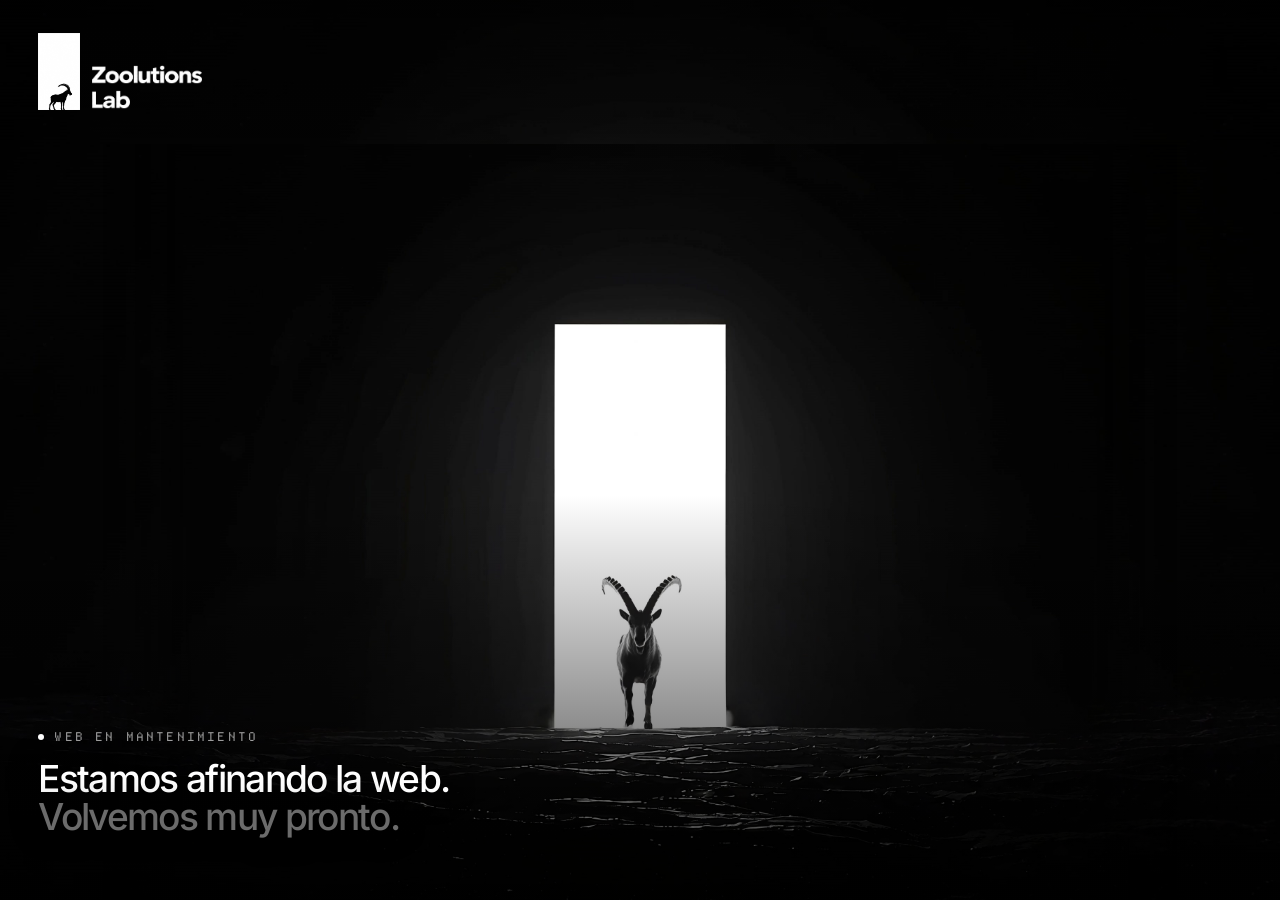
<file: index.html>
<!doctype html>
<html lang="es">
<head>
<meta charset="utf-8">
<meta name="viewport" content="width=device-width,initial-scale=1,viewport-fit=cover">
<meta name="robots" content="noindex,nofollow">
<title>Zoolutions Lab · En mantenimiento</title>
<meta name="description" content="Zoolutions Lab está en mantenimiento. Volvemos muy pronto.">
<meta name="theme-color" content="#000000">
<link rel="icon" type="image/png" href="assets/favicon-v60.png">
<style>
@font-face{font-family:"Departure Mono";src:url("assets/fonts/departure-mono.woff2") format("woff2");font-display:swap}
@font-face{font-family:"Inter";src:url("assets/fonts/inter-400.woff2") format("woff2");font-weight:400;font-display:swap}
@font-face{font-family:"Inter";src:url("assets/fonts/inter-500.woff2") format("woff2");font-weight:500;font-display:swap}
*{box-sizing:border-box;margin:0;padding:0}
html,body{height:100%;background:#000;color:#fff;overflow:hidden}
body{font-family:"Inter",system-ui,-apple-system,"Segoe UI",Helvetica,Arial,sans-serif;-webkit-font-smoothing:antialiased}
.stage{position:fixed;inset:0;height:100vh;height:100svh;background:#000 url("assets/zl-cabra-inicial-poster.jpg") center/cover no-repeat;overflow:hidden}
.stage video{position:absolute;inset:0;width:100%;height:100%;object-fit:cover;object-position:50% 50%;transform:scale(.84);transform-origin:50% 100%;-webkit-mask-image:linear-gradient(90deg,transparent 0,#000 9%,#000 91%,transparent 100%);mask-image:linear-gradient(90deg,transparent 0,#000 9%,#000 91%,transparent 100%)}
.stage::after{content:"";position:absolute;inset:0;pointer-events:none;background:linear-gradient(to bottom,rgba(0,0,0,.55),transparent 22%,transparent 55%,rgba(0,0,0,.78))}
.brand{position:absolute;z-index:3;top:clamp(18px,2.6vw,34px);left:clamp(18px,3vw,48px);display:flex;align-items:flex-end;gap:clamp(10px,1vw,14px)}
.brand .door{height:clamp(58px,6vw,88px);width:auto;display:block}
.brand .stack{display:flex;flex-direction:column;align-items:flex-start;gap:clamp(4px,.45vw,7px);margin-bottom:1px}
.brand .stack img{height:clamp(15px,1.5vw,22px);width:auto;display:block}
.msg{position:absolute;z-index:3;left:clamp(18px,3vw,48px);bottom:clamp(30px,7vh,76px);max-width:min(30vw,440px);text-align:left}
.kick{display:inline-flex;align-items:center;gap:10px;font:400 clamp(11px,.95vw,13px)/1 "Departure Mono",ui-monospace,monospace;letter-spacing:.18em;text-transform:uppercase;color:rgba(255,255,255,.62)}
.kick i{width:6px;height:6px;border-radius:50%;background:#fff;animation:pulse 2.4s ease-in-out infinite}
h1{margin-top:16px;white-space:nowrap;font-weight:500;font-size:clamp(26px,2.9vw,44px);line-height:1.04;letter-spacing:-.045em;text-shadow:0 0 30px rgba(0,0,0,.8)}
h1 span{color:rgba(255,255,255,.42)}
@keyframes pulse{0%,100%{opacity:.25}50%{opacity:1}}
@media(max-aspect-ratio:4/5){.stage video{transform:none;-webkit-mask-image:none;mask-image:none}.brand .door{height:48px}.brand .stack img{height:14px}.msg{left:0;right:0;max-width:none;padding:0 20px;text-align:center;bottom:max(30px,env(safe-area-inset-bottom))}h1{font-size:clamp(24px,7vw,34px)}}
@media(prefers-reduced-motion:reduce){.kick i{animation:none;opacity:1}}
</style>
</head>
<body>
<div class="stage">
  <video autoplay muted loop playsinline preload="auto" poster="assets/zl-cabra-inicial-poster.jpg" aria-hidden="true"><source src="assets/zl-cabra-inicial-v60.mp4" type="video/mp4"></video>
</div>
<a class="brand" href="./" aria-label="Zoolutions Lab"><img class="door" src="assets/logo-door-v60.png" alt="" width="324" height="603"><span class="stack"><img src="assets/logo-zoolutions-v60.png" alt="Zoolutions" width="547" height="96"><img src="assets/logo-lab-v60.png" alt="Lab" width="186" height="96"></span></a>
<main class="msg">
  <p class="kick"><i></i>Web en mantenimiento</p>
  <h1>Estamos afinando la web.<br><span>Volvemos muy pronto.</span></h1>
</main>
</body>
</html>
</file>
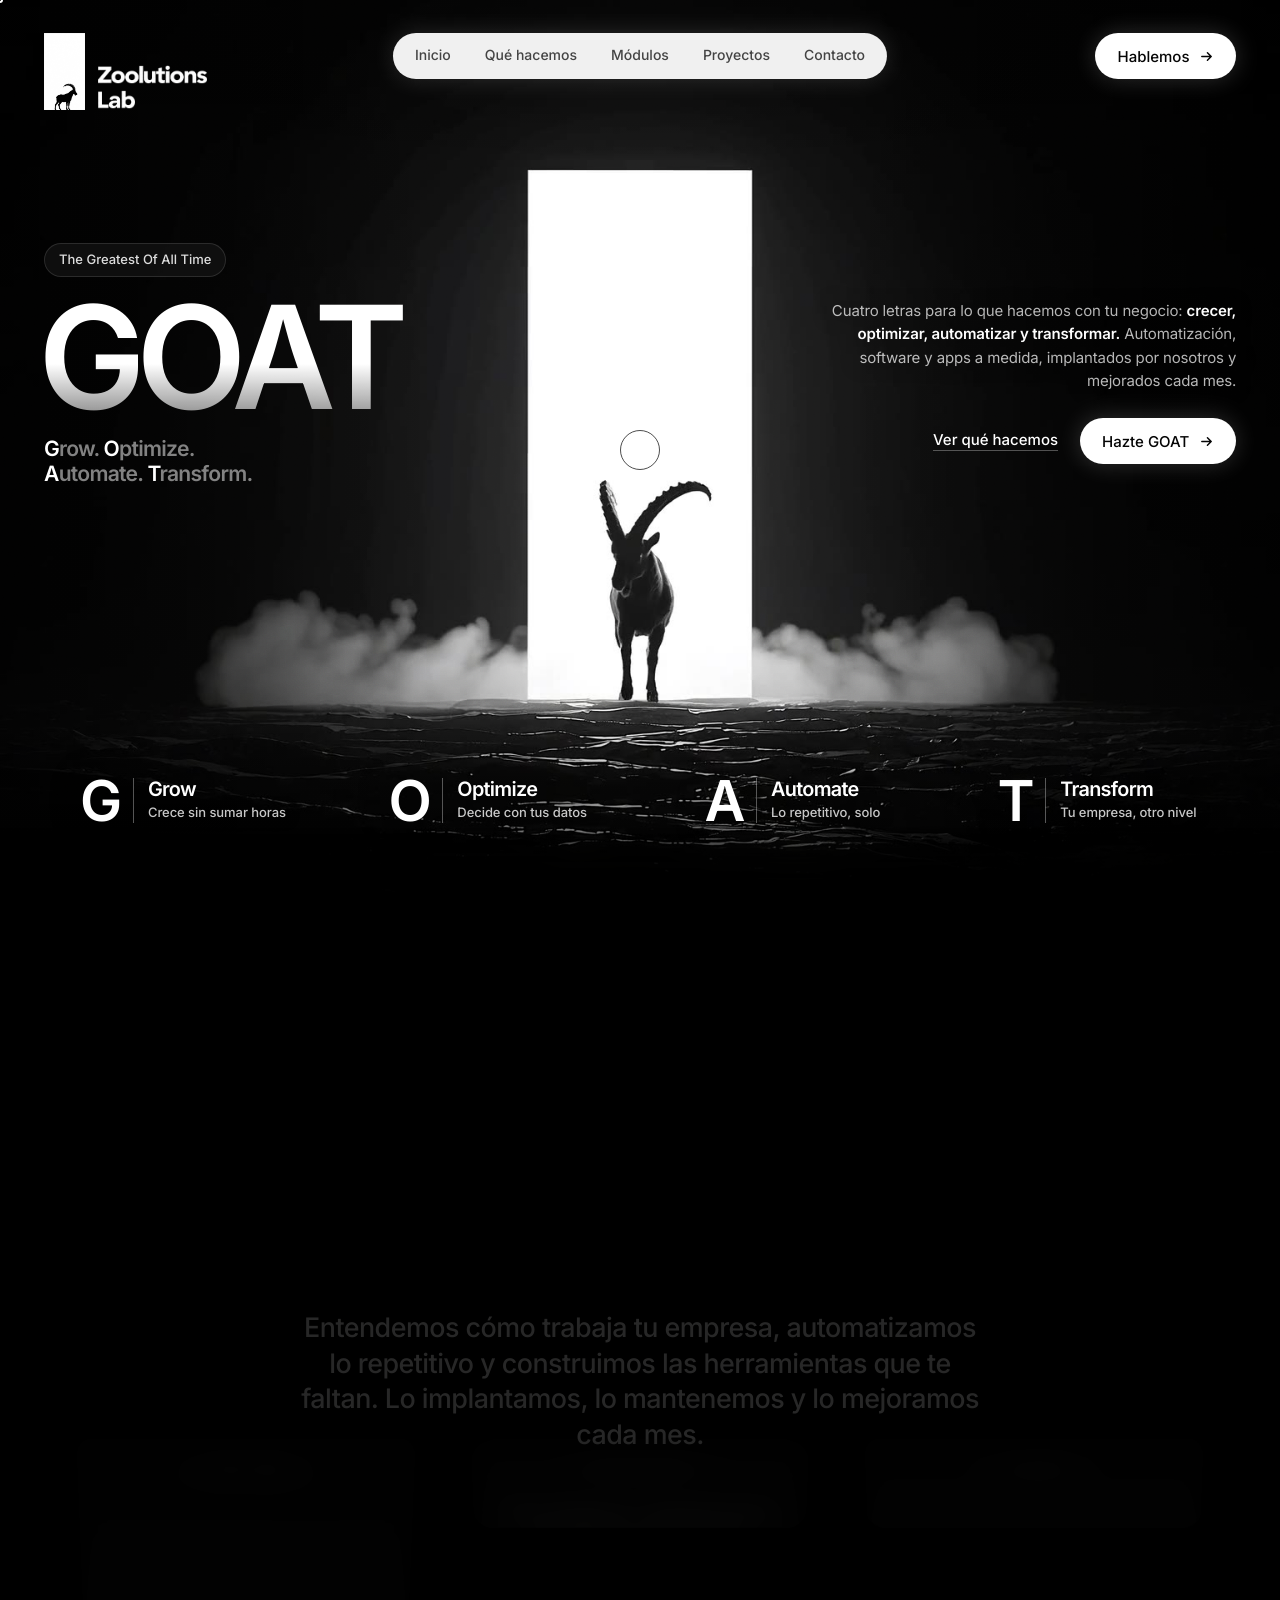
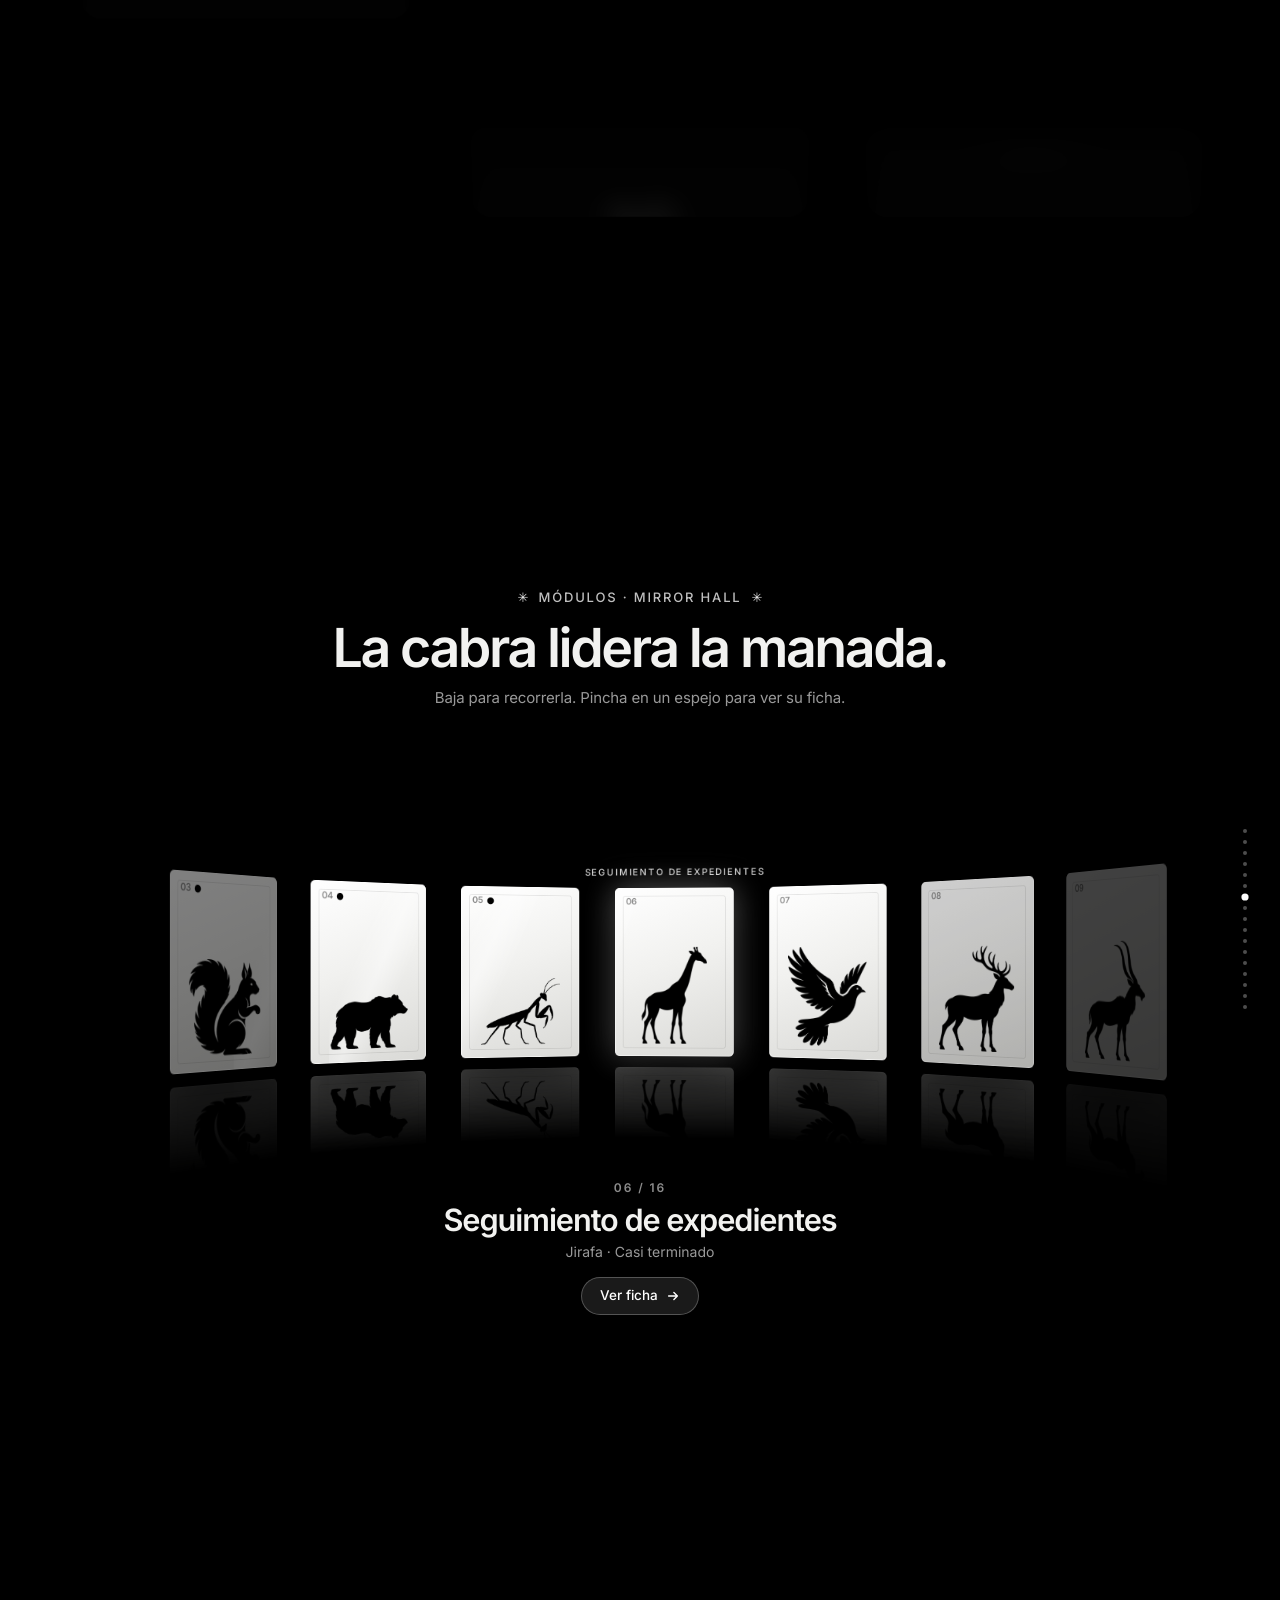
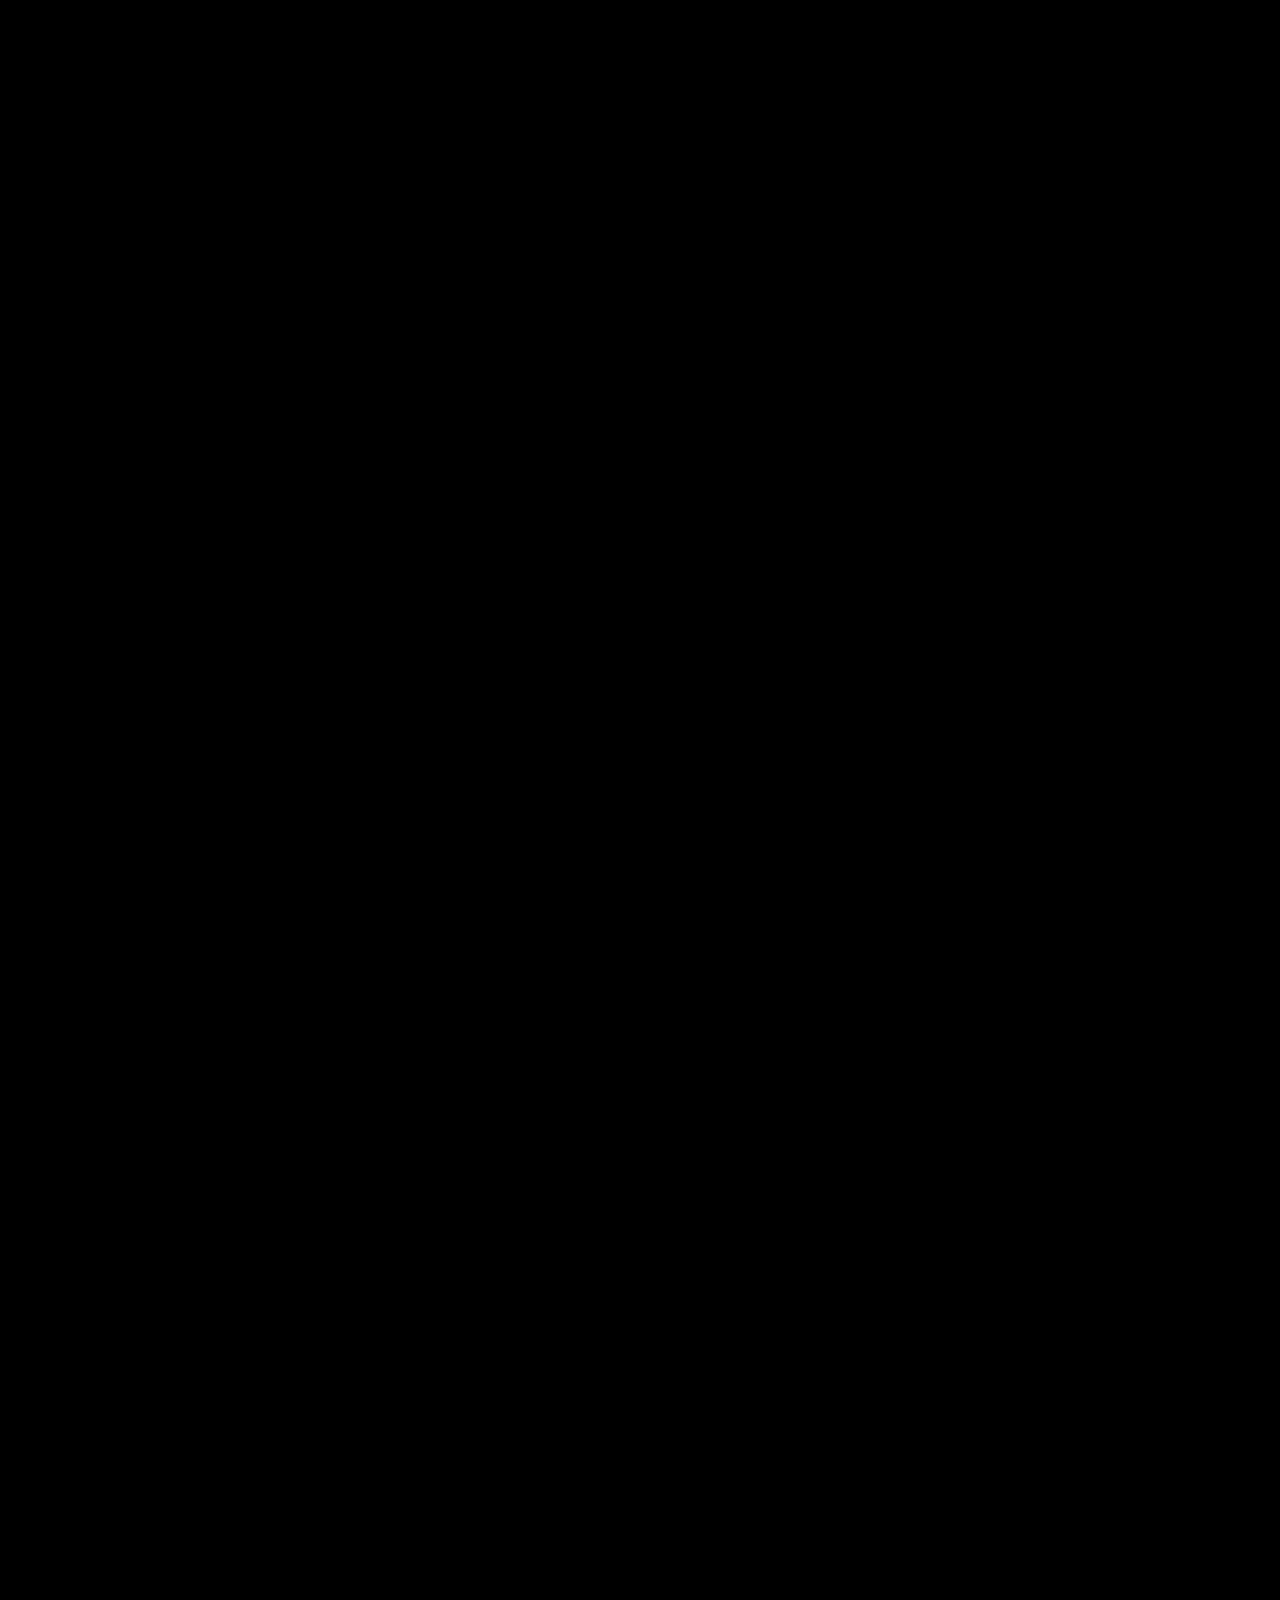
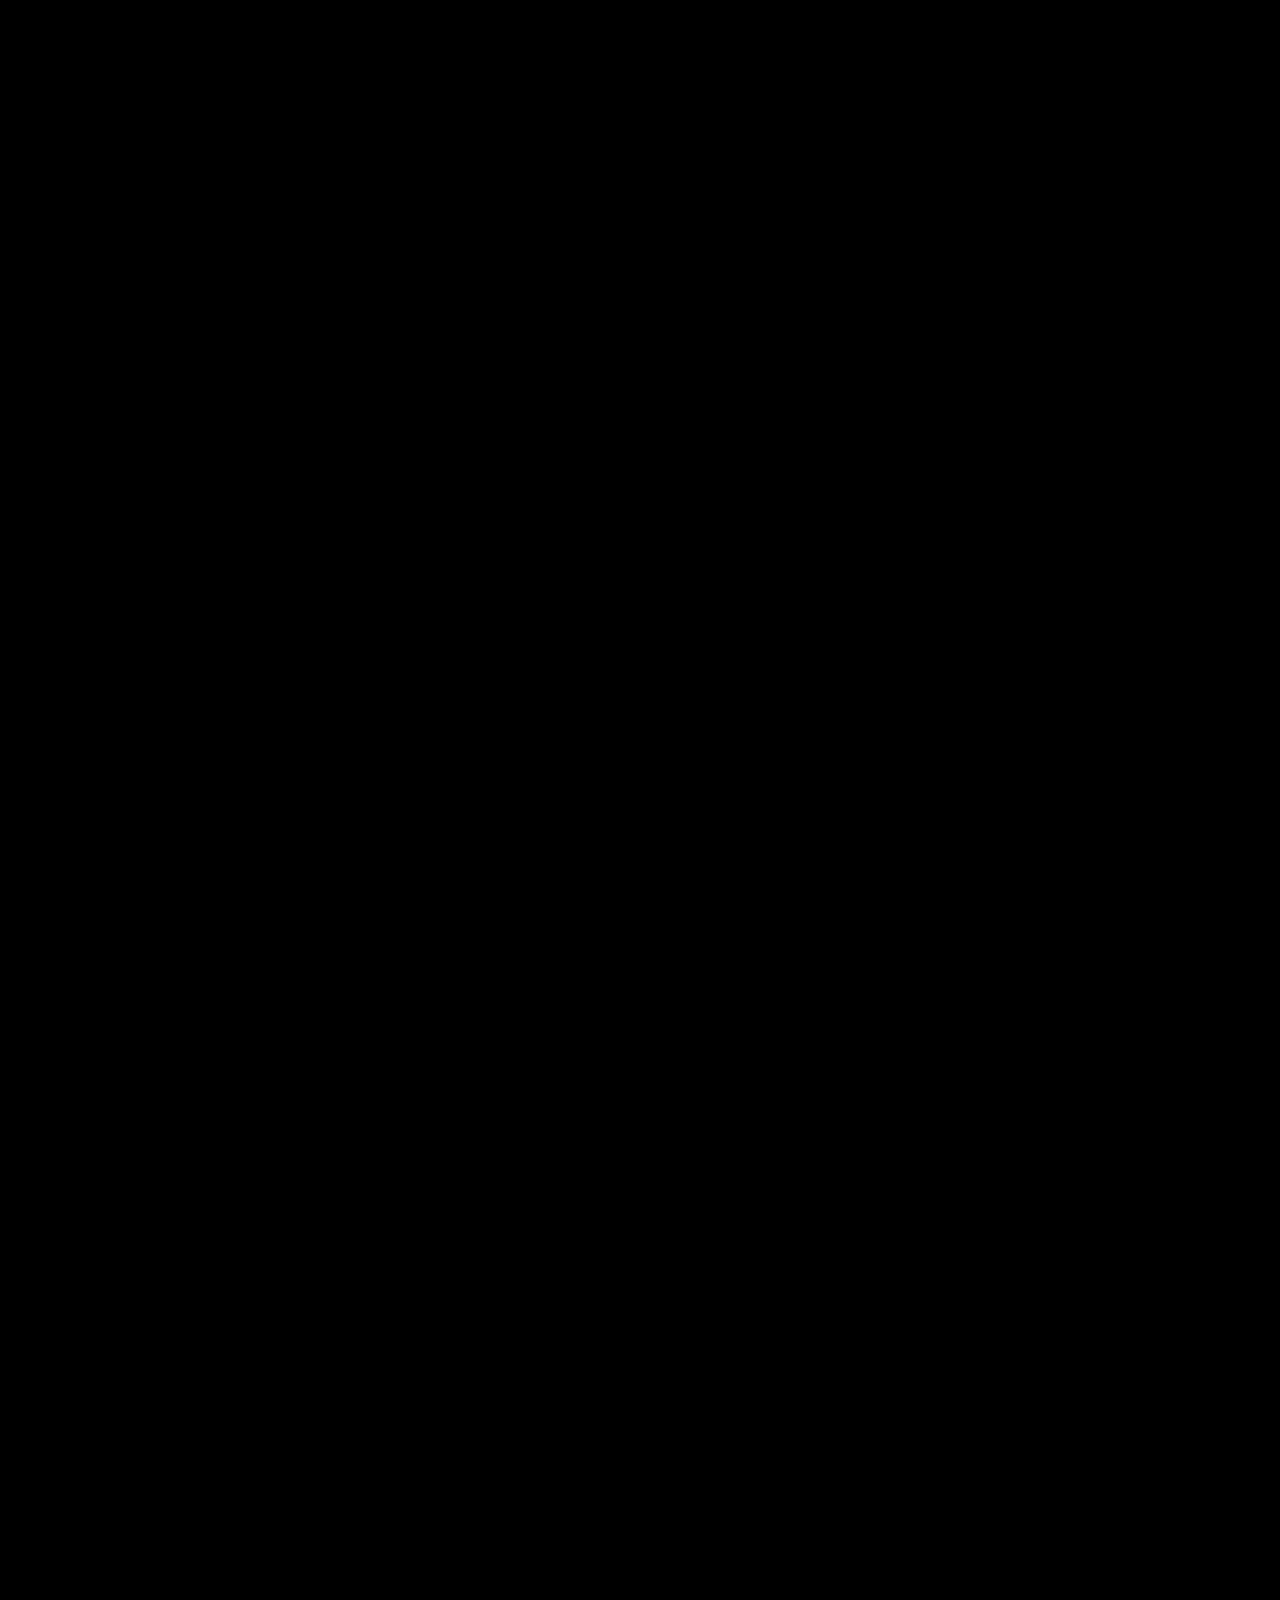
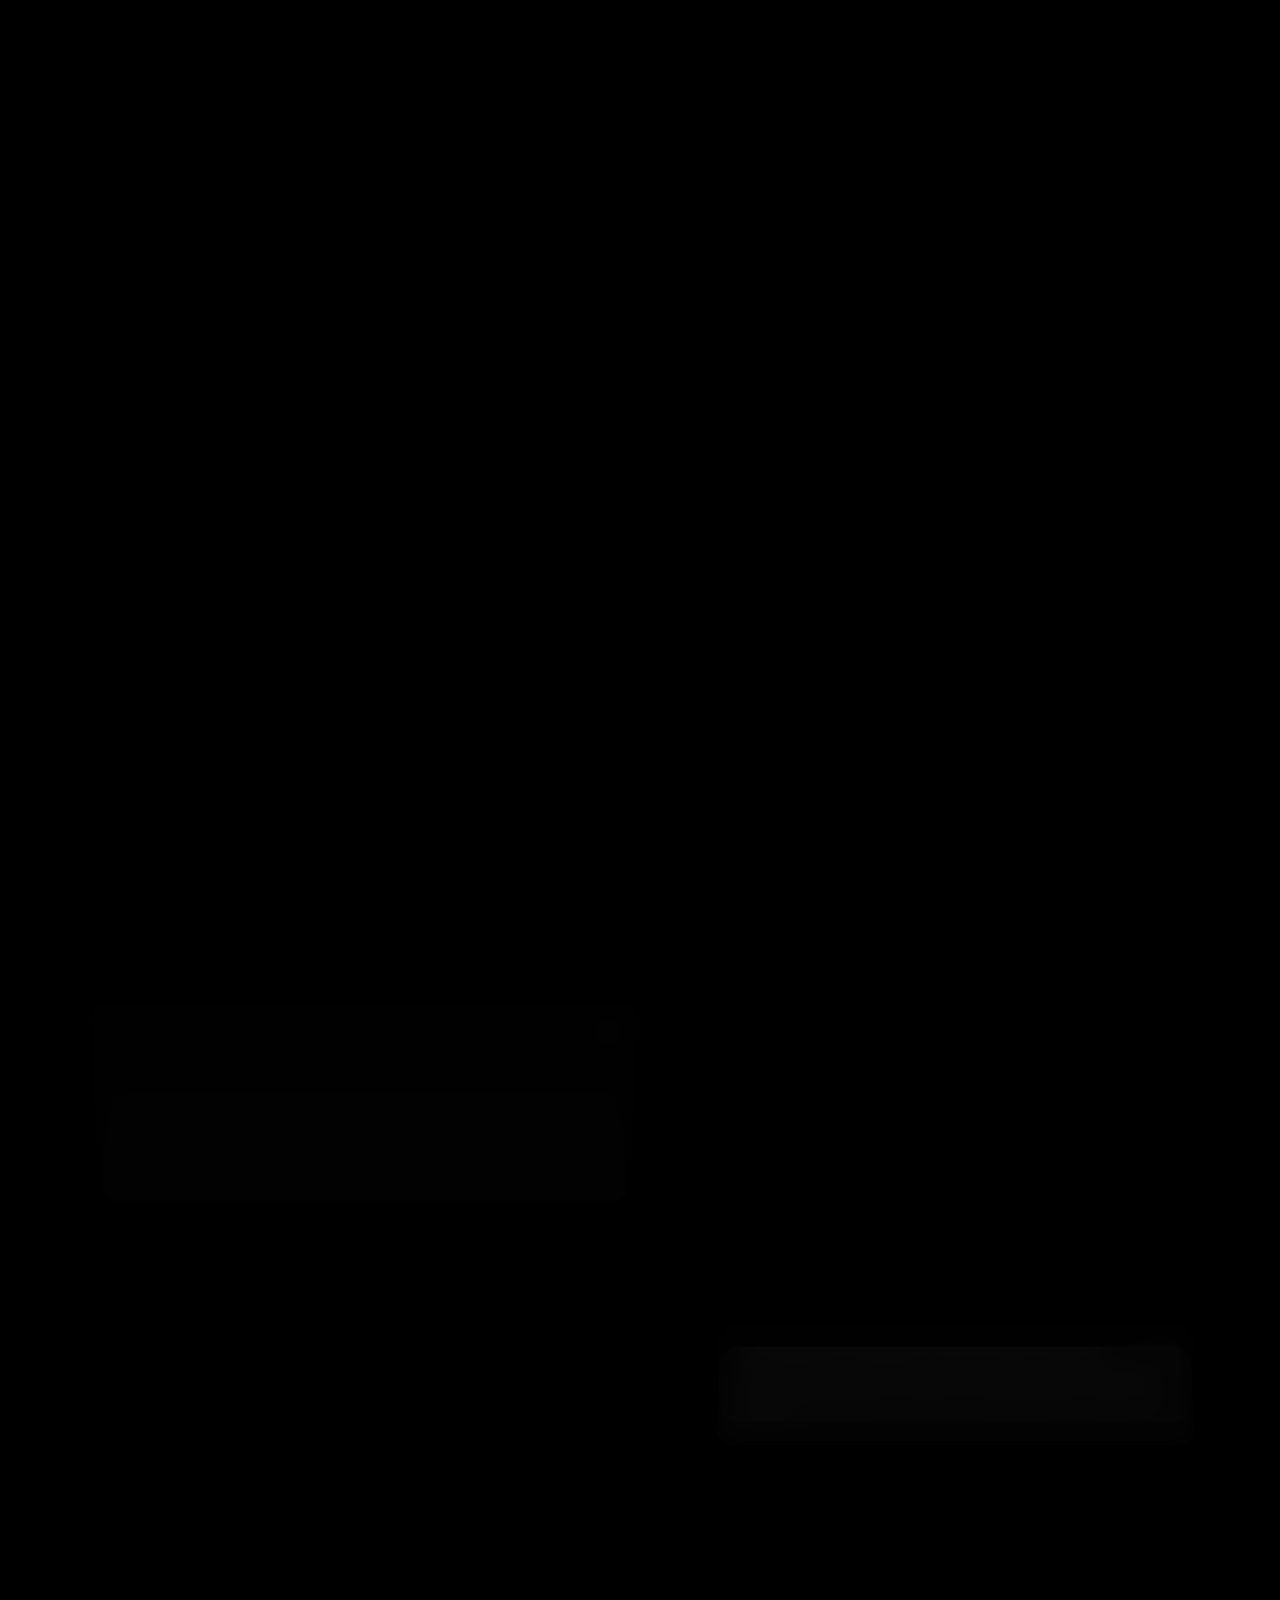
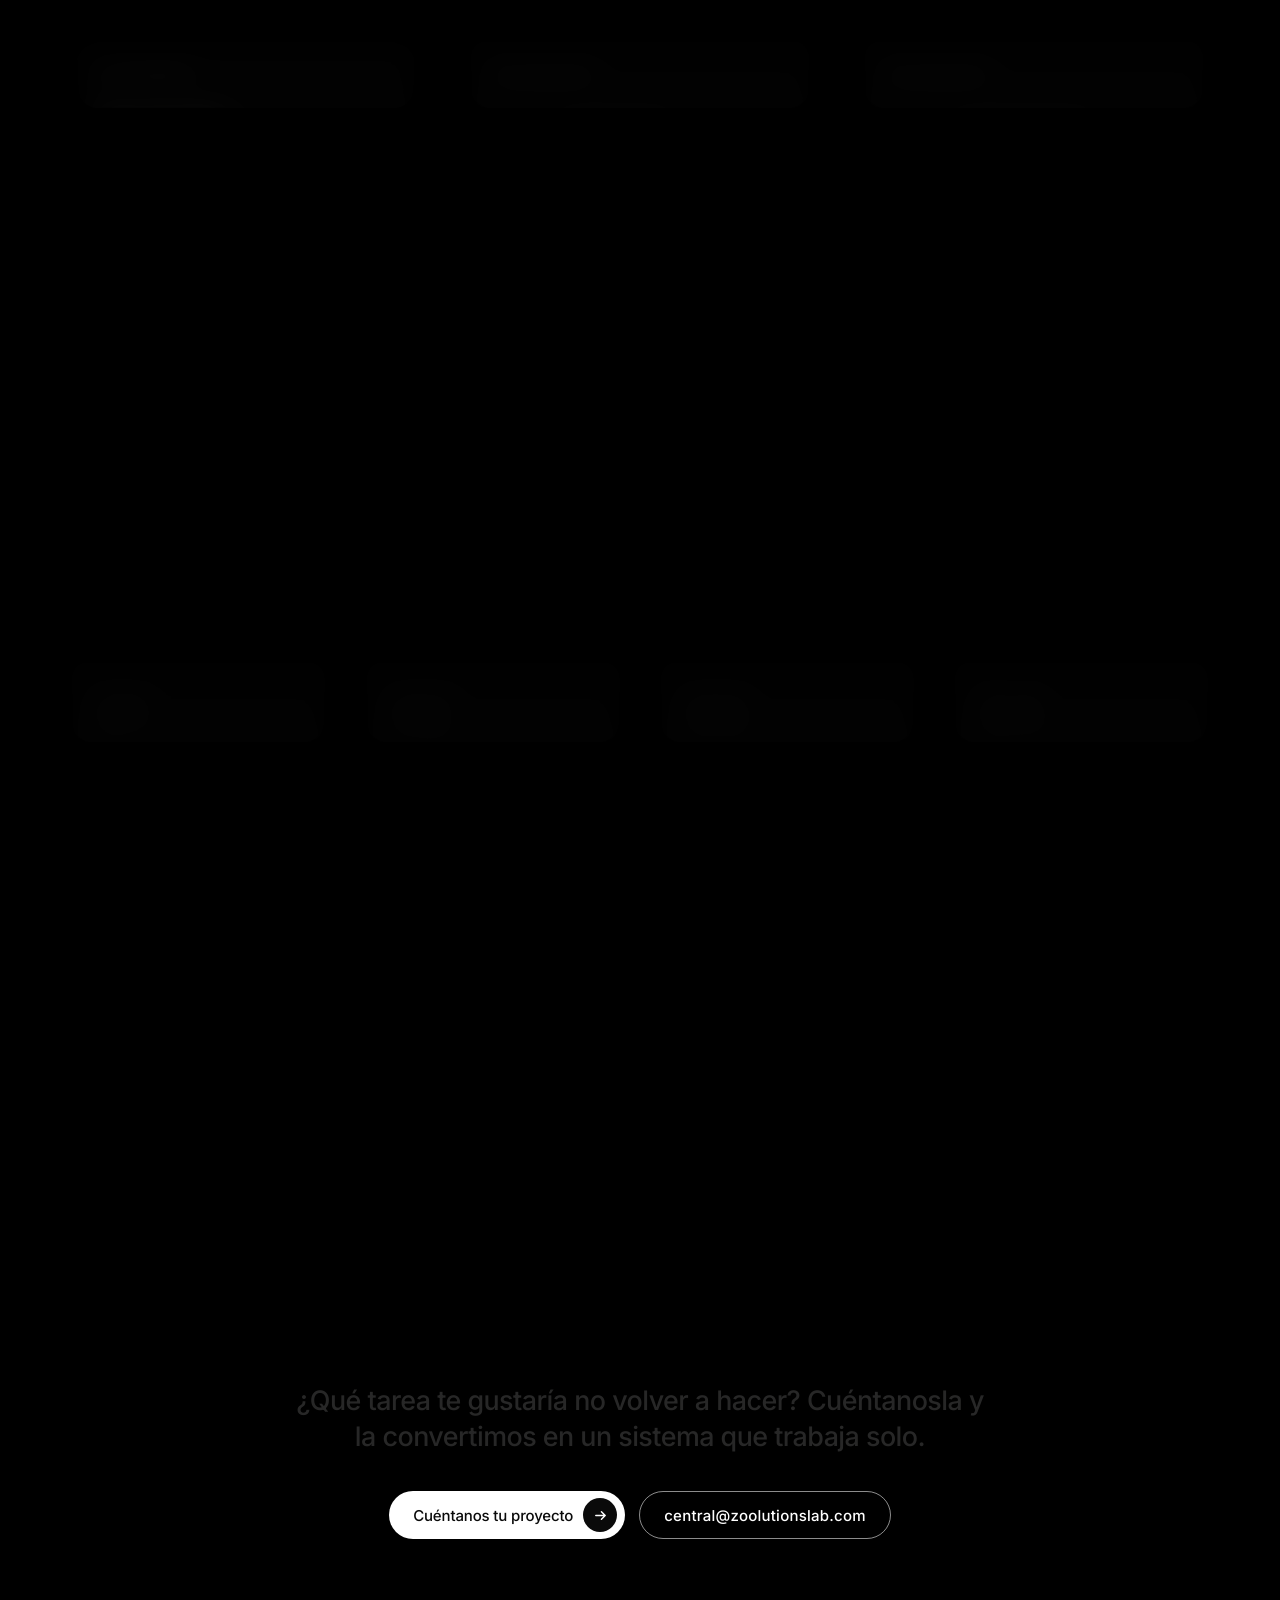
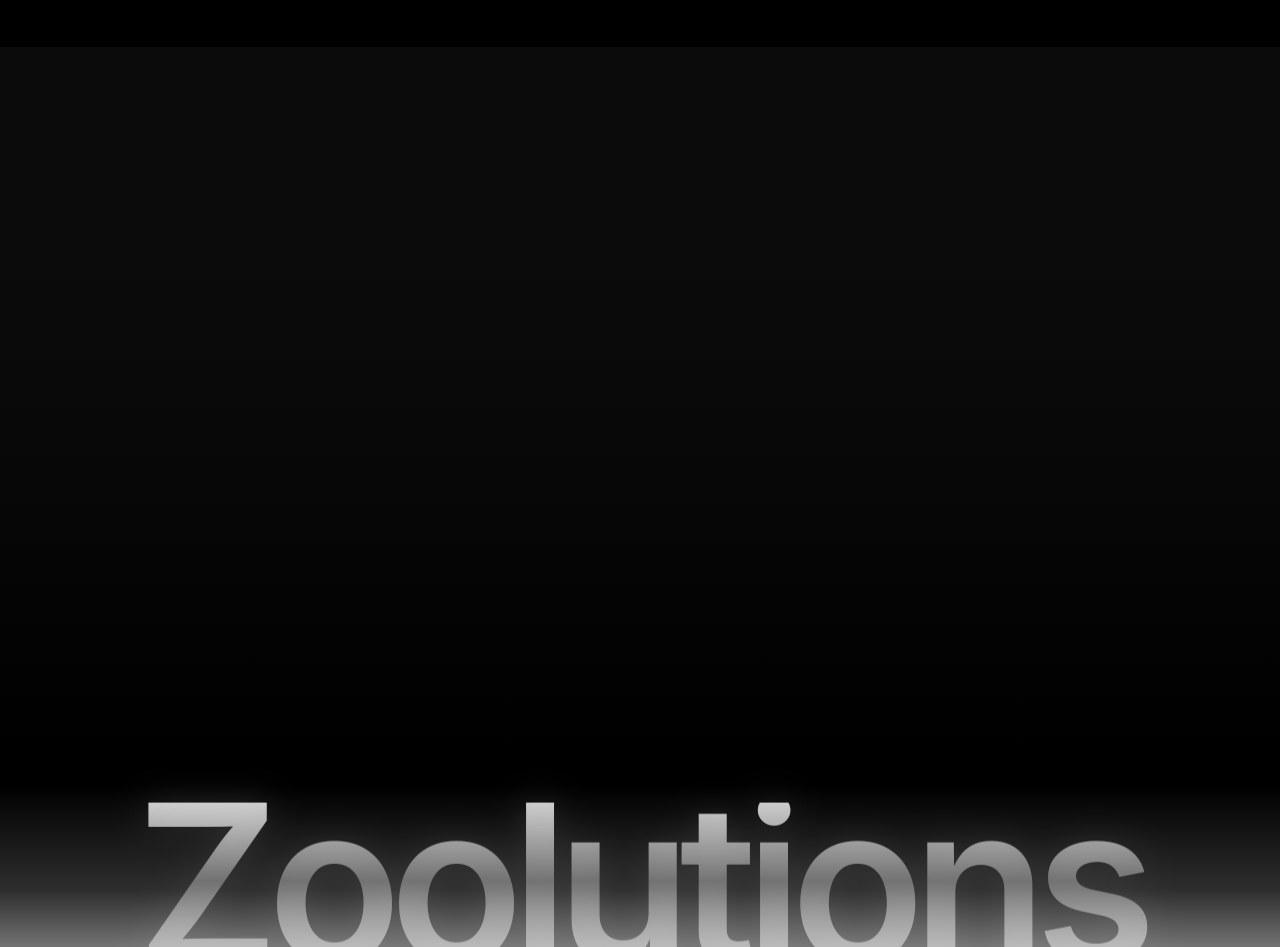
<file: zoolutions-web-v10/index.html>
<!doctype html>
<html lang="es">
<head>
<meta charset="utf-8">
<meta name="viewport" content="width=device-width, initial-scale=1, viewport-fit=cover">
<title>Zoolutions Lab — GOAT: Grow. Optimize. Automate. Transform.</title>
<meta name="description" content="GOAT: Grow. Optimize. Automate. Transform. Automatización, software y apps a medida para empresas de cualquier tamaño. Lo implantamos, lo mantenemos y lo mejoramos cada mes.">
<meta name="theme-color" content="#000000">
<meta property="og:title" content="Zoolutions Lab — Grow. Optimize. Automate. Transform.">
<meta property="og:image" content="assets/zl-puerta-poster.jpg">
<link rel="icon" type="image/png" href="assets/favicon.png">
<link rel="preload" href="assets/fonts/inter-latin-600-normal.woff2" as="font" type="font/woff2" crossorigin>
<link rel="stylesheet" href="site.css?v=7">
<link rel="stylesheet" href="zl.css?v=10">
</head>
<body class="one">
<div class="cursor-in" aria-hidden="true"></div><div class="cursor-out" aria-hidden="true"></div>
<a class="skip" href="#que-hacemos">Saltar al contenido</a>

<header class="top">
  <a class="brand rise" href="#inicio" aria-label="Zoolutions Lab, inicio"><img class="door" src="assets/logo-door.png" alt="" width="324" height="603"><span class="stack"><img src="assets/logo-zoolutions.png" alt="Zoolutions" width="547" height="96"><img src="assets/logo-lab.png" alt="Lab" width="186" height="96"></span></a>
  <nav class="nav rise d1" aria-label="Principal"><a href="#inicio">Inicio</a><a href="#que-hacemos">Qué hacemos</a><a href="#modulos">Módulos</a><a href="#proyectos">Proyectos</a><a href="#contacto">Contacto</a></nav>
  <a class="pill top-cta rise d1" href="#contacto">Hablemos <svg viewBox="0 0 16 16" fill="none" aria-hidden="true"><path d="M3 8h10M9 4l4 4-4 4" stroke="currentColor" stroke-width="1.6" stroke-linecap="round" stroke-linejoin="round"/></svg></a>
  <button class="burger" id="burger" type="button" aria-label="Abrir menú" aria-expanded="false" aria-controls="drawer"><i></i><i></i></button>
</header>
<div class="drawer" id="drawer"><a href="#inicio">Inicio</a><a href="#que-hacemos">Qué hacemos</a><a href="#modulos">Módulos</a><a href="#proyectos">Proyectos</a><a href="#contacto">Contacto</a><a class="pill" href="#contacto">Hablemos <svg viewBox="0 0 16 16" fill="none" aria-hidden="true"><path d="M3 8h10M9 4l4 4-4 4" stroke="currentColor" stroke-width="1.6" stroke-linecap="round" stroke-linejoin="round"/></svg></a></div>

<section class="hero-stage" id="inicio">
<div class="stage">
  <div class="plate" aria-hidden="true">
    <video id="bg" autoplay muted loop playsinline preload="auto" poster="assets/zl-puerta-poster.jpg">
      <source src="assets/zl-puerta-1080.mp4" type="video/mp4">
    </video>
    <div class="grain"></div>
  </div>
  <main class="hero">
    <div class="left">
      <div class="badge solo rise d1">The Greatest Of All Time</div>
      <h1 class="rise d2"><span class="goat-word">GOAT</span></h1>
      <p class="goat-sub rise d3"><b>G</b>row. <b>O</b>ptimize.<br><b>A</b>utomate. <b>T</b>ransform.</p>
    </div>
    <div class="right">
      <p class="rise d3">Cuatro letras para lo que hacemos con tu negocio: <strong>crecer, optimizar, automatizar y transformar.</strong> Automatización, software y apps a medida, implantados por nosotros y mejorados cada mes.</p>
      <div class="actions rise d4">
        <a class="ghost" href="#que-hacemos">Ver qué hacemos</a>
        <a class="pill" href="#contacto">Hazte GOAT <svg viewBox="0 0 16 16" fill="none" aria-hidden="true"><path d="M3 8h10M9 4l4 4-4 4" stroke="currentColor" stroke-width="1.6" stroke-linecap="round" stroke-linejoin="round"/></svg></a>
      </div>
    </div>
  </main>
  <section class="facts rise d5" aria-label="GOAT">
    <div class="fact"><span class="L">G</span><div class="t"><b>Grow</b><small>Crece sin sumar horas</small></div></div>
    <div class="fact"><span class="L">O</span><div class="t"><b>Optimize</b><small>Decide con tus datos</small></div></div>
    <div class="fact"><span class="L">A</span><div class="t"><b>Automate</b><small>Lo repetitivo, solo</small></div></div>
    <div class="fact"><span class="L">T</span><div class="t"><b>Transform</b><small>Tu empresa, otro nivel</small></div></div>
  </section>
</div>
<div class="seam" aria-hidden="true"></div>
</section>

<div class="desert" aria-hidden="true">
  <video muted loop playsinline preload="metadata" poster="assets/desierto-poster.jpg"><source src="assets/desierto-bn.mp4" type="video/mp4"></video>
  <canvas id="sky"></canvas>
</div>

<div class="flow">
  <section class="sec2" id="que-hacemos">
    <div class="wrap2 center">
      <p class="kick gen-t">Qué hacemos</p>
      <h2 class="big gen-t">Automatizar procesos<span class="dim">o crear software.</span></h2>
      <p class="lead2">Entendemos cómo trabaja tu empresa, automatizamos lo repetitivo y construimos las herramientas que te faltan. Lo implantamos, lo mantenemos y lo mejoramos cada mes.</p>
    </div>
    <div class="wrap2">
      <div class="bento" data-stagger>
        <article class="box glass tall gen">
          <p class="kick">Cuatro líneas</p>
          <div class="rows">
            <div><span>Gestión para pymes</span><span>Módulos y automatizaciones</span><span>ERP</span></div>
            <div><span>Soluciones por sector</span><span>Hostelería, inmobiliarias, karting, colegios</span><span>Sector</span></div>
            <div><span>Proyectos grandes</span><span>Sistemas a medida, integrados</span><span>Empresa</span></div>
            <div><span>Apps propias</span><span>Productos para el público</span><span>App</span></div>
          </div>
        </article>
        <article class="box solid quote gen">
          <p class="kick">Nuestro modelo</p>
          <blockquote>“No entregamos y desaparecemos. Implantamos, mantenemos y mejoramos cada mes, según lo que tu negocio necesita.”</blockquote>
          <cite>El servicio mensual es el corazón de Zoolutions Lab</cite>
        </article>
        <article class="box glass tools gen">
          <p class="kick">La manada</p>
          <div class="row"><i><img class="inv" src="assets/goat.png" alt=""></i><i><img class="inv" src="assets/animals/erp.png" alt=""></i><i><img class="inv" src="assets/animals/rent.png" alt=""></i><i><img class="inv" src="assets/animals/presu.png" alt=""></i></div>
          <p class="center">Cada módulo, un animal.</p>
        </article>
        <article class="box glass stat gen"><b>16</b><span>módulos para empresas</span></article>
        <article class="box solid contact-box gen">
          <p class="kick">Contacto</p>
          <p>Cuéntanos qué te quita tiempo.</p>
          <a class="m" href="mailto:central@zoolutionslab.com">central@zoolutionslab.com</a>
        </article>
      </div>
    </div>
  </section>

  <section class="hall" id="modulos" aria-label="Mirror Hall: los módulos">
    <div class="hall-stage">
      <div class="hall-head">
        <p class="kick">Módulos · Mirror Hall</p>
        <h2 class="mid">La cabra lidera la manada.</h2>
        <p class="s">Baja para recorrerla. Pincha en un espejo para ver su ficha.</p>
      </div>
      <div class="ring-wrap"><div class="ring"><button class="mirror live" type="button" aria-label="La cabra · Zoolutions Lab — Cabra montés. Ver ficha"><span class="lbl">La cabra</span><span class="face"><span class="no">00</span><img class="inv" src="assets/goat.png" alt=""></span></button><button class="mirror live" type="button" aria-label="Paquete ERP — Pulpo. Ver ficha"><span class="lbl">Paquete ERP</span><span class="face"><span class="no">01</span><img src="assets/animals/erp.png" alt="" loading="lazy"></span></button><button class="mirror live" type="button" aria-label="Análisis de rentabilidad — Águila. Ver ficha"><span class="lbl">Análisis de rentabilidad</span><span class="face"><span class="no">02</span><img src="assets/animals/rent.png" alt="" loading="lazy"></span></button><button class="mirror live" type="button" aria-label="Orden de gastos — Ardilla. Ver ficha"><span class="lbl">Orden de gastos</span><span class="face"><span class="no">03</span><img src="assets/animals/gastos.png" alt="" loading="lazy"></span></button><button class="mirror live" type="button" aria-label="Inventario y proveedores — Oso. Ver ficha"><span class="lbl">Inventario y proveedores</span><span class="face"><span class="no">04</span><img src="assets/animals/inv.png" alt="" loading="lazy"></span></button><button class="mirror live" type="button" aria-label="Comparación de facturas — Mantis religiosa. Ver ficha"><span class="lbl">Comparación de facturas</span><span class="face"><span class="no">05</span><img src="assets/animals/fact.png" alt="" loading="lazy"></span></button><button class="mirror" type="button" aria-label="Seguimiento de expedientes — Jirafa. Ver ficha"><span class="lbl">Seguimiento de expedientes</span><span class="face"><span class="no">06</span><img src="assets/animals/exp.png" alt="" loading="lazy"></span></button><button class="mirror" type="button" aria-label="Automatización de correos — Paloma mensajera. Ver ficha"><span class="lbl">Automatización de correos</span><span class="face"><span class="no">07</span><img src="assets/animals/correo.png" alt="" loading="lazy"></span></button><button class="mirror" type="button" aria-label="Reservas y agenda — Ciervo. Ver ficha"><span class="lbl">Reservas y agenda</span><span class="face"><span class="no">08</span><img src="assets/animals/agenda.png" alt="" loading="lazy"></span></button><button class="mirror" type="button" aria-label="Alertas — Antílope. Ver ficha"><span class="lbl">Alertas</span><span class="face"><span class="no">09</span><img src="assets/animals/alert.png" alt="" loading="lazy"></span></button><button class="mirror" type="button" aria-label="Informes de negocio — Gorila. Ver ficha"><span class="lbl">Informes de negocio</span><span class="face"><span class="no">10</span><img src="assets/animals/inf.png" alt="" loading="lazy"></span></button><button class="mirror" type="button" aria-label="CRM — Camaleón. Ver ficha"><span class="lbl">CRM</span><span class="face"><span class="no">11</span><img src="assets/animals/crm.png" alt="" loading="lazy"></span></button><button class="mirror" type="button" aria-label="Contratos y formularios — Rinoceronte. Ver ficha"><span class="lbl">Contratos y formularios</span><span class="face"><span class="no">12</span><img src="assets/animals/contr.png" alt="" loading="lazy"></span></button><button class="mirror" type="button" aria-label="Seguimiento de tareas — Colibrí. Ver ficha"><span class="lbl">Seguimiento de tareas</span><span class="face"><span class="no">13</span><img src="assets/animals/tareas.png" alt="" loading="lazy"></span></button><button class="mirror" type="button" aria-label="Presupuestos y ofertas — Guepardo. Ver ficha"><span class="lbl">Presupuestos y ofertas</span><span class="face"><span class="no">14</span><img src="assets/animals/presu.png" alt="" loading="lazy"></span></button><button class="mirror" type="button" aria-label="Prospección — Orca. Ver ficha"><span class="lbl">Prospección</span><span class="face"><span class="no">15</span><img src="assets/animals/prosp.png" alt="" loading="lazy"></span></button><button class="mirror" type="button" aria-label="Diario de reuniones — Elefante. Ver ficha"><span class="lbl">Diario de reuniones</span><span class="face"><span class="no">16</span><img src="assets/animals/diario.png" alt="" loading="lazy"></span></button></div></div>
      <div class="hall-now" aria-live="polite">
        <p class="ix">00 / 16</p>
        <p class="nm">La cabra · Zoolutions Lab</p>
        <p class="an">Cabra montés</p>
        <button class="open" type="button">Ver ficha <svg viewBox="0 0 16 16" fill="none" aria-hidden="true"><path d="M3 8h10M9 4l4 4-4 4" stroke="currentColor" stroke-width="1.6" stroke-linecap="round" stroke-linejoin="round"/></svg></button>
      </div>
      <div class="hall-dots" aria-hidden="true"></div>
    </div>
  </section>

  <section class="sec2" id="proyectos">
    <div class="wrap2">
      <p class="kick gen-t">Proyectos</p>
      <h2 class="mid gen-t">Lo que ya funciona.<span class="dim">En negocios reales.</span></h2>
      <div class="cases" data-stagger>
        <article class="box glass feature gen">
          <span class="num">01</span>
          <p class="label3">Hostelería · En desarrollo</p>
          <h3>Un restaurante, con todo su día a día en un solo sistema.</h3>
          <p>El dueño llevaba él mismo facturas, horas del personal, caja, reservas y cuentas, sin nada que las conectara. Ahora un sistema a medida lo ordena todo y automatiza lo repetitivo. Se lo hemos presentado y le ha encantado.</p>
          <div class="chips2"><span>Facturas recibidas</span><span>Horas y caja</span><span>Reservas</span><span>Alertas</span><span>Informe para la contabilidad</span></div>
        </article>
        <article class="box glass gen">
          <span class="num">02</span>
          <p class="label3">Inmobiliario · Más de la mitad hecho</p>
          <h3>El trabajo del captador, hecho cada mañana.</h3>
          <p>Una extensión de navegador revisa cada día unas 30 viviendas con los filtros del captador, las ordena y le sugiere qué hacer según los cambios.</p>
        </article>
        <article class="box solid gen">
          <span class="num">03</span>
          <p class="label3">App propia · Funcionando</p>
          <h3>Family App</h3>
          <p>Las tareas de casa como un juego: los padres crean tareas y los hijos ganan puntos al cumplirlas.</p>
        </article>
      </div>
      <div class="apps" data-stagger>
        <article class="box solid gen"><p class="label3">La siguiente</p><div><h3>App de karting</h3><p>Tiempos por vuelta, clasificación en vivo y campeonatos. Gratis para el piloto: la ofrece el circuito.</p></div></article>
        <article class="box glass gen"><p class="label3">Sin anunciar</p><div><h3>Proyecto <span class="redact">██████</span></h3><p>Ya funciona. Va a cambiar la forma de trabajar de un sector entero.</p></div></article>
        <article class="box glass gen"><p class="label3">Sin anunciar</p><div><h3>Proyecto <span class="redact">████████</span></h3><p>Probado a fondo y listo para salir. ¿Quieres ser de los primeros en saberlo?</p></div></article>
      </div>
    </div>
  </section>

  <section class="sec2" id="metodo">
    <div class="wrap2 center">
      <p class="kick gen-t">Cómo trabajamos</p>
      <h2 class="big gen-t">Cuatro pasos.<span class="dim">Cero fricción.</span></h2>
    </div>
    <div class="wrap2">
      <div class="steps2" data-stagger>
        <article class="box glass gen"><span class="n">01</span><div><h3>Diagnóstico</h3><p>Nos cuentas qué te preocupa y vemos dónde se va el tiempo.</p></div></article>
        <article class="box glass gen"><span class="n">02</span><div><h3>Un plan</h3><p>Diseñado para tu empresa: qué automatizar y cómo encaja con lo que ya usas.</p></div></article>
        <article class="box glass gen"><span class="n">03</span><div><h3>Una prueba</h3><p>Con tus datos reales y un módulo funcionando, antes de decidir nada.</p></div></article>
        <article class="box glass gen"><span class="n">04</span><div><h3>Implantación</h3><p>Y servicio mensual: que todo funcione, mantenimiento y mejoras continuas.</p></div></article>
      </div>
    </div>
  </section>

  <section class="cta2" id="contacto">
    <div class="wrap2">
      <p class="kick gen-t">Hablemos</p>
      <h2 class="big gen-t">Menos tareas.<span class="dim">Más negocio.</span></h2>
      <p class="lead2">¿Qué tarea te gustaría no volver a hacer? Cuéntanosla y la convertimos en un sistema que trabaja solo.</p>
      <div class="acts gen-t">
        <a class="btn2" href="mailto:central@zoolutionslab.com?subject=Quiero%20contaros%20un%20proyecto">Cuéntanos tu proyecto <i><svg viewBox="0 0 16 16" fill="none" aria-hidden="true"><path d="M3 8h10M9 4l4 4-4 4" stroke="currentColor" stroke-width="1.6" stroke-linecap="round" stroke-linejoin="round"/></svg></i></a>
        <a class="btn3" href="mailto:central@zoolutionslab.com">central@zoolutionslab.com</a>
      </div>
    </div>
  </section>

  <footer class="foot2">
    <div class="content">
      <div class="brand2 gen-t">
        <a class="f-logo" href="#inicio" aria-label="Zoolutions Lab, inicio"><img class="door" src="assets/logo-door.png" alt="" width="324" height="603"><span class="stack"><img src="assets/logo-zoolutions.png" alt="Zoolutions" width="547" height="96"><img src="assets/logo-lab.png" alt="Lab" width="186" height="96"></span></a>
        <h2 class="f-title">Grow. Optimize. Automate. Transform.</h2>
        <p class="f-text">Menos tareas, más negocio. Automatización, software y apps a medida para pymes y grandes empresas, implantados y mejorados cada mes.</p>
        <a class="f-cta" href="mailto:central@zoolutionslab.com">Escríbenos <svg viewBox="0 0 16 16" fill="none" aria-hidden="true"><path d="M3 8h10M9 4l4 4-4 4" stroke="currentColor" stroke-width="1.6" stroke-linecap="round" stroke-linejoin="round"/></svg></a>
        <p class="f-copy">© 2026 Zoolutions Lab · Todos los derechos reservados</p>
        <div class="chips2"><span><i class="dot"></i>5 módulos funcionando</span><span>16 en el catálogo</span><span>Servicio mensual</span></div>
      </div>
      <nav class="f-col gen-t" aria-label="Menú"><h4>Menú</h4><ul><li><a href="#inicio">Inicio</a></li><li><a href="#que-hacemos">Qué hacemos</a></li><li><a href="#modulos">Módulos</a></li><li><a href="#proyectos">Proyectos</a></li><li><a href="#metodo">Cómo trabajamos</a></li></ul></nav>
      <nav class="f-col gen-t" aria-label="Líneas"><h4>Líneas</h4><ul><li><a href="#que-hacemos">Gestión para pymes</a></li><li><a href="#que-hacemos">Soluciones por sector</a></li><li><a href="#que-hacemos">Proyectos grandes</a></li><li><a href="#proyectos">Apps propias</a></li></ul></nav>
      <nav class="f-col gen-t" aria-label="Contacto"><h4>Contacto</h4><ul><li><a href="mailto:central@zoolutionslab.com">central@zoolutionslab.com</a></li><li><a href="#contacto">Hablemos</a></li></ul></nav>
    </div>
    <p class="wordmark" aria-hidden="true">Zoolutions</p>
    <div class="fog" aria-hidden="true"></div>
  </footer>
</div>

<div class="sheet" role="dialog" aria-modal="true" aria-label="Ficha del módulo" aria-hidden="true">
  <div class="card">
    <button class="x" type="button" aria-label="Cerrar">×</button>
    <div class="pic"></div>
    <div class="txt">
      <span class="st"></span>
      <h3></h3>
      <p class="what"></p>
      <div class="why"><b></b><p></p></div>
      <div class="fun"><button class="fun-btn" type="button" aria-describedby="fun-tip" aria-expanded="false"><span>✳</span> Dato curioso</button><div class="fun-tip" id="fun-tip" role="tooltip"></div></div>
      <div class="nav2"><button class="prev" type="button">← Anterior</button><button class="next" type="button">Siguiente →</button></div>
    </div>
  </div>
</div>

<script type="application/json" id="mods-data">[{"k": "goat", "n": "La cabra · Zoolutions Lab", "a": "Cabra montés", "d": "Es la que lo une todo. Coordina los módulos, los adapta a tu empresa y se ocupa de que sigan funcionando y mejorando cada mes.", "w": "Trepa donde nadie más llega y no pierde el equilibrio. Es el animal de nuestra marca: la GOAT de la manada.", "live": true, "s": "", "c": "La cabra montés trepa por paredes casi verticales: en Italia se han visto íbices subiendo por el muro de la presa de Cingino para lamer la sal de las piedras.", "img": "assets/goat.png"}, {"k": "erp", "n": "Paquete ERP", "a": "Pulpo", "d": "Reúne en un solo sistema los módulos de gestión que necesita cada empresa, para que todo hable entre sí.", "w": "Ocho brazos y un solo cerebro: cada módulo hace su trabajo y todo queda conectado.", "live": true, "s": "", "c": "Tiene tres corazones y dos tercios de sus neuronas están en los brazos: cada brazo puede tocar, saborear y decidir por su cuenta mientras el pulpo coordina el conjunto.", "img": "assets/animals/erp.png"}, {"k": "rent", "n": "Análisis de rentabilidad", "a": "Águila", "d": "Muestra qué deja cada producto, servicio y cliente, para decidir con datos y no a ojo.", "w": "Lo ve todo desde arriba: qué deja cada producto, servicio y cliente.", "live": true, "s": "", "c": "Su vista es varias veces más aguda que la nuestra: un águila real puede distinguir un conejo a unos 3 kilómetros de distancia.", "img": "assets/animals/rent.png"}, {"k": "gastos", "n": "Orden de gastos", "a": "Ardilla", "d": "Recoge los gastos y los ordena sin tener que teclearlos.", "w": "La ardilla guarda cada cosa en su sitio para cuando haga falta.", "live": true, "s": "", "c": "La ardilla finge enterrar comida cuando nota que alguien la observa: cava, hace como que guarda la bellota y se la lleva a otro sitio.", "img": "assets/animals/gastos.png"}, {"k": "inv", "n": "Inventario y proveedores", "a": "Oso", "d": "Controla el stock y los pedidos a proveedores, y avisa antes de que algo falte.", "w": "Acumula reservas para cuando hagan falta y nunca se queda sin ellas.", "live": true, "s": "", "c": "Durante la hibernación pasa meses sin comer, beber ni orinar: recicla sus propios desechos para fabricar proteína y sale de la cueva sin haber perdido apenas músculo.", "img": "assets/animals/inv.png"}, {"k": "fact", "n": "Comparación de facturas", "a": "Mantis religiosa", "d": "Cruza cada factura con su pedido y su albarán, y avisa de las diferencias.", "w": "Quieta, precisa, implacable: ninguna diferencia entre factura, pedido y albarán se le escapa.", "live": true, "s": "", "c": "Es el único insecto que puede girar la cabeza unos 180°, y ve en 3D: en la Universidad de Newcastle lo demostraron poniéndole unas gafas 3D diminutas.", "img": "assets/animals/fact.png"}, {"k": "exp", "n": "Seguimiento de expedientes", "a": "Jirafa", "d": "Automatiza los flujos de trabajo de la empresa, paso a paso, sin que nada se quede atascado.", "w": "Ve cada expediente desde arriba, de principio a fin, sin perder ninguno de vista.", "live": false, "s": "Casi terminado", "c": "Su corazón pesa unos 11 kilos y bombea con el doble de presión que el nuestro para que la sangre suba dos metros de cuello hasta el cerebro.", "img": "assets/animals/exp.png"}, {"k": "correo", "n": "Automatización de correos", "a": "Paloma mensajera", "d": "Lee el correo que entra, lo ordena y propone el siguiente paso.", "w": "La mensajera de siempre: lleva cada mensaje a quien toca.", "live": false, "s": "", "c": "La paloma mensajera percibe el campo magnético de la Tierra y lo usa como brújula: suéltala a cientos de kilómetros y sabrá volver a casa, sea Madrid o Sebastopol.", "img": "assets/animals/correo.png"}, {"k": "agenda", "n": "Reservas y agenda", "a": "Ciervo", "d": "Reúne reservas y citas en una sola agenda.", "w": "Vive al ritmo de las estaciones: cada cosa, en su momento.", "live": false, "s": "", "c": "Sus astas se caen y vuelven a crecer cada año, y pueden crecer más de 2 centímetros al día: uno de los tejidos que más rápido crece en el reino animal.", "img": "assets/animals/agenda.png"}, {"k": "alert", "n": "Alertas", "a": "Antílope", "d": "Avisa a tiempo de vencimientos, pagos y cobros.", "w": "Siempre atento: avisa en cuanto algo se mueve.", "live": false, "s": "", "c": "Algunos antílopes, al ver un depredador, en vez de huir dan saltos altísimos con las patas rígidas: es su forma de decirle 'te he visto, ni lo intentes'.", "img": "assets/animals/alert.png"}, {"k": "inf", "n": "Informes de negocio", "a": "Gorila", "d": "Prepara informes periódicos con los datos de la empresa.", "w": "El espalda plateada observa a todo el grupo y decide con la información completa.", "live": false, "s": "", "c": "Compartimos con el gorila cerca del 98% del ADN, y la gorila Koko llegó a manejar más de mil signos de lenguaje de signos.", "img": "assets/animals/inf.png"}, {"k": "crm", "n": "CRM", "a": "Camaleón", "d": "Sigue cada cliente, cada contacto y cada oportunidad de venta.", "w": "Se adapta a cada cliente sin dejar de ser él mismo.", "live": false, "s": "", "c": "No cambia de color sobre todo para esconderse, sino para comunicarse: lo consigue reordenando nanocristales de su piel que reflejan la luz de otra forma.", "img": "assets/animals/crm.png"}, {"k": "contr", "n": "Contratos y formularios", "a": "Rinoceronte", "d": "Genera contratos y formularios a partir de los datos del negocio.", "w": "Firme y blindado: lo que se firma, queda protegido.", "live": false, "s": "", "c": "Su piel puede tener hasta 5 centímetros de grosor, y su cuerno no es hueso: es queratina, lo mismo que nuestras uñas y nuestro pelo.", "img": "assets/animals/contr.png"}, {"k": "tareas", "n": "Seguimiento de tareas", "a": "Colibrí", "d": "Organiza las tareas del equipo y avisa de lo pendiente.", "w": "No para quieto: va de una tarea a otra sin perder el ritmo.", "live": false, "s": "", "c": "El colibrí es el único pájaro capaz de volar hacia atrás, y su corazón puede latir más de mil veces por minuto.", "img": "assets/animals/tareas.png"}, {"k": "presu", "n": "Presupuestos y ofertas", "a": "Guepardo", "d": "Prepara presupuestos y ofertas para cada cliente.", "w": "El presupuesto llega antes que el de nadie.", "live": false, "s": "", "c": "Pasa de 0 a casi 100 km/h en unos tres segundos, más rápido que muchos deportivos, y usa la cola como timón para girar a toda velocidad.", "img": "assets/animals/presu.png"}, {"k": "prosp", "n": "Prospección", "a": "Orca", "d": "Encuentra posibles clientes y el mejor precio de productos y servicios.", "w": "Caza en equipo y con estrategia: encuentra la oportunidad y va a por ella.", "live": false, "s": "Idea", "c": "Cada grupo de orcas tiene su propio dialecto y sus propias técnicas de caza, que enseñan a sus crías: algunas hacen olas en grupo para tirar a las focas de un témpano.", "img": "assets/animals/prosp.png"}, {"k": "diario", "n": "Diario de reuniones", "a": "Elefante", "d": "Recoge lo hablado en cada reunión y lo ordena.", "w": "Un elefante nunca olvida: ni una decisión de la reunión.", "live": false, "s": "Idea", "c": "Los elefantes se reconocen en un espejo, algo que muy pocos animales consiguen. Muy apropiado para un Mirror Hall.", "img": "assets/animals/diario.png"}]</script>
<script src="site.js?v=7"></script>
<script src="zl.js?v=10"></script>
</body>
</html>
</file>
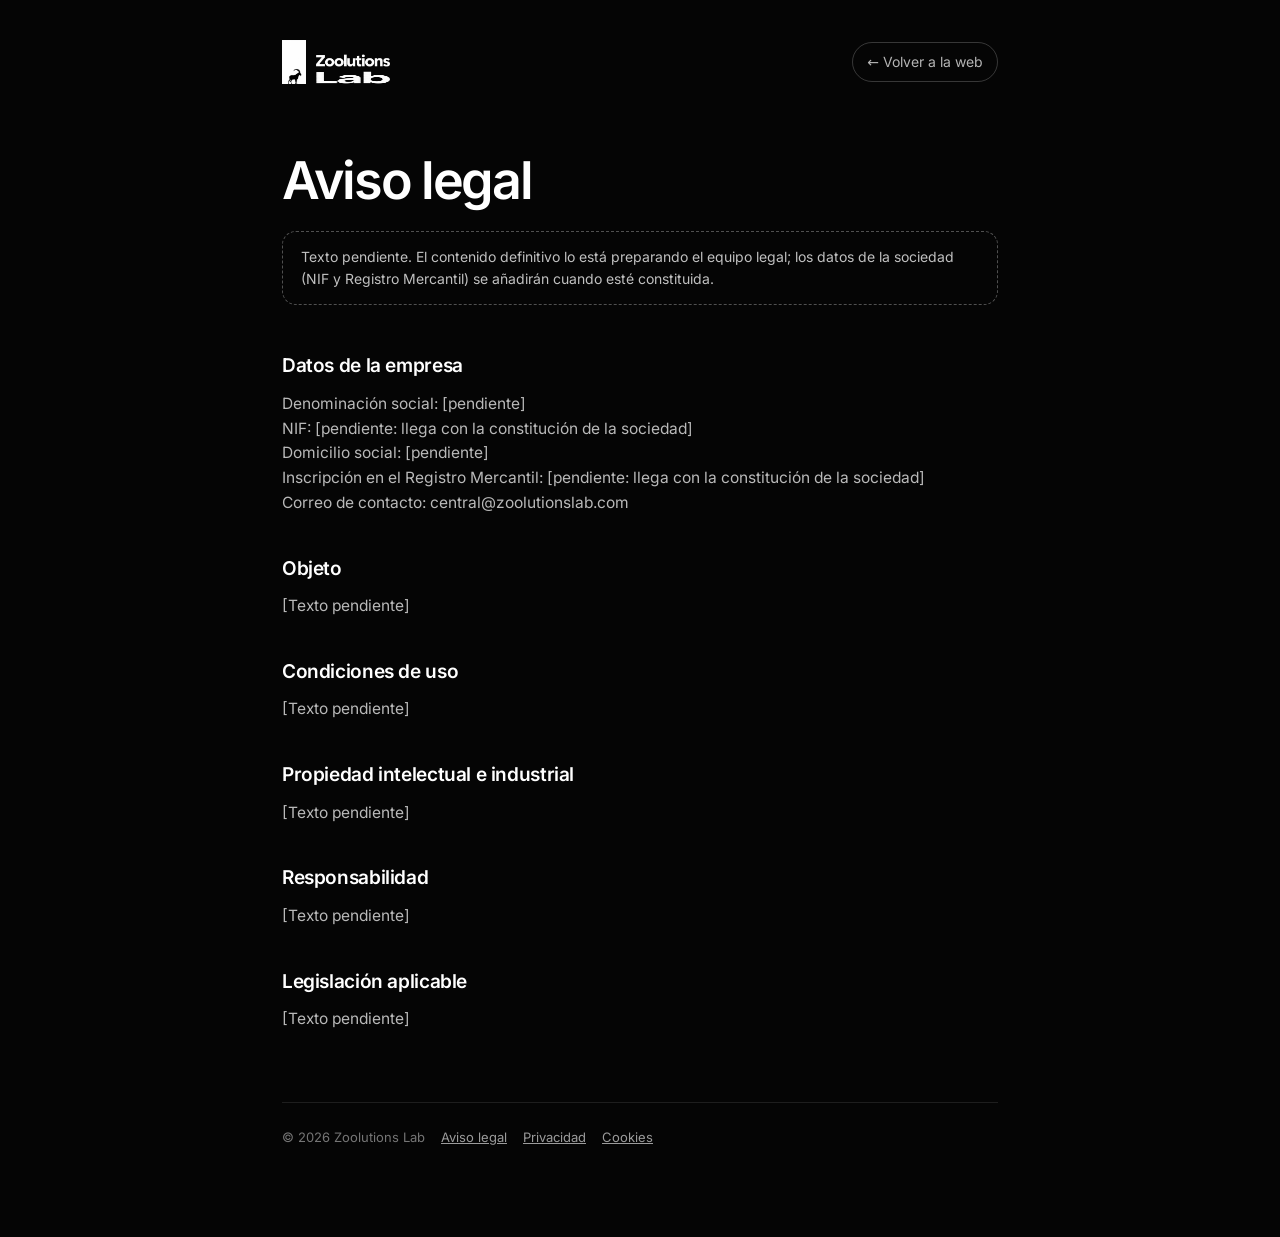
<file: aviso-legal.html>
<!doctype html>
<html lang="es"><head><meta charset="utf-8"><meta name="viewport" content="width=device-width, initial-scale=1">
<title>Aviso legal · Zoolutions Lab</title><meta name="robots" content="noindex">
<link rel="icon" href="assets/favicon-v60.png">
<style>
@font-face{font-family:Inter;src:url(assets/fonts/inter-400.woff2) format("woff2");font-weight:400;font-display:swap}
@font-face{font-family:Inter;src:url(assets/fonts/inter-500.woff2) format("woff2");font-weight:500;font-display:swap}
@font-face{font-family:Inter;src:url(assets/fonts/inter-600.woff2) format("woff2");font-weight:600;font-display:swap}
*{box-sizing:border-box;margin:0}
body{background:#050505;color:#fff;font:400 16px/1.6 Inter,system-ui,sans-serif;-webkit-font-smoothing:antialiased}
.wrap{max-width:760px;margin:0 auto;padding:40px 22px 90px}
.top{display:flex;justify-content:space-between;align-items:center;margin-bottom:70px}
.top a.home{display:flex;align-items:flex-end;gap:10px;color:#fff;text-decoration:none}
.top img.d{height:44px} .top .s img{height:13px;display:block} .top .s{display:flex;flex-direction:column;gap:4px}
.back{color:rgba(255,255,255,.7);font-size:14px;text-decoration:none;border:1px solid rgba(255,255,255,.2);padding:8px 14px;border-radius:999px}
.back:hover{color:#fff;border-color:rgba(255,255,255,.45)}
h1{font-size:clamp(34px,5vw,52px);line-height:1.05;letter-spacing:-.045em;font-weight:600}
.pend{margin:22px 0 46px;padding:14px 18px;border-radius:14px;border:1px dashed rgba(255,255,255,.3);color:rgba(255,255,255,.75);font-size:14px}
h2{font-size:19px;letter-spacing:-.02em;font-weight:600;margin:38px 0 10px}
p{color:rgba(255,255,255,.72);font-size:15.5px}
.foot{margin-top:70px;padding-top:24px;border-top:1px solid rgba(255,255,255,.1);font-size:13px;color:rgba(255,255,255,.45);display:flex;gap:16px;flex-wrap:wrap}
.foot a{color:rgba(255,255,255,.6)}
</style></head><body><div class="wrap">
<div class="top"><a class="home" href="index.html"><img class="d" src="assets/logo-door-v60.png" alt=""><span class="s"><img src="assets/logo-zoolutions-v60.png" alt="Zoolutions"><img src="assets/logo-lab-v60.png" alt="Lab"></span></a><a class="back" href="index.html">← Volver a la web</a></div>
<h1>Aviso legal</h1>
<p class="pend">Texto pendiente. El contenido definitivo lo está preparando el equipo legal; los datos de la sociedad (NIF y Registro Mercantil) se añadirán cuando esté constituida.</p>
<!-- PENDIENTE: textos legales definitivos -->
<h2>Datos de la empresa</h2>
<p>Denominación social: [pendiente]</p>
<p>NIF: [pendiente: llega con la constitución de la sociedad]</p>
<p>Domicilio social: [pendiente]</p>
<p>Inscripción en el Registro Mercantil: [pendiente: llega con la constitución de la sociedad]</p>
<p>Correo de contacto: central@zoolutionslab.com</p>
<h2>Objeto</h2>
<p>[Texto pendiente]</p>
<h2>Condiciones de uso</h2>
<p>[Texto pendiente]</p>
<h2>Propiedad intelectual e industrial</h2>
<p>[Texto pendiente]</p>
<h2>Responsabilidad</h2>
<p>[Texto pendiente]</p>
<h2>Legislación aplicable</h2>
<p>[Texto pendiente]</p>
<div class="foot"><span>© 2026 Zoolutions Lab</span><a href="aviso-legal.html">Aviso legal</a><a href="privacidad.html">Privacidad</a><a href="cookies.html">Cookies</a></div>
</div></body></html>
</file>
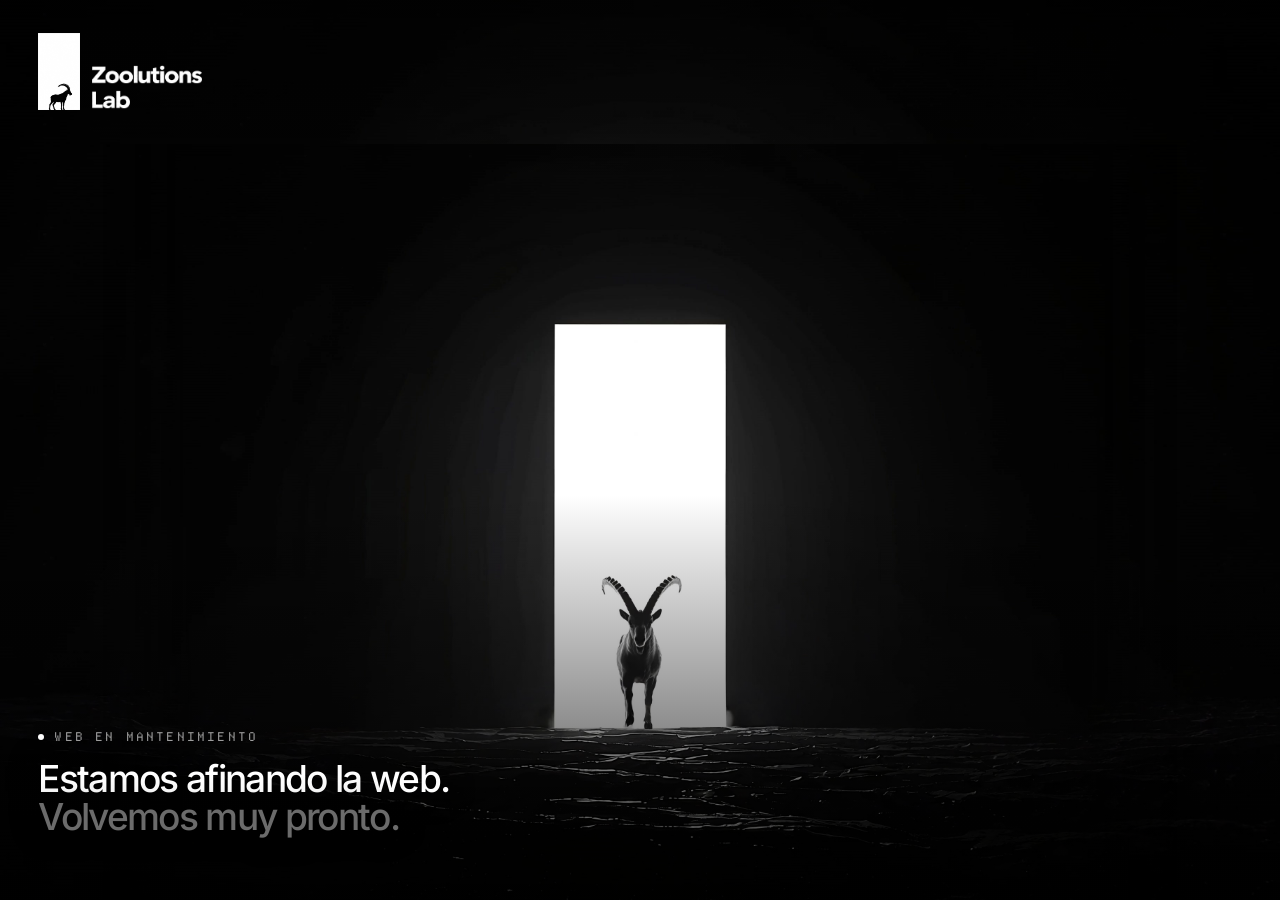
<file: contacto.html>
<!doctype html><html lang="es"><head><meta charset="utf-8"><title>Zoolutions Lab</title><meta http-equiv="refresh" content="0; url=/#contacto"><link rel="canonical" href="/"><script>location.replace("/#contacto");</script></head><body style="background:#000"></body></html>
</file>
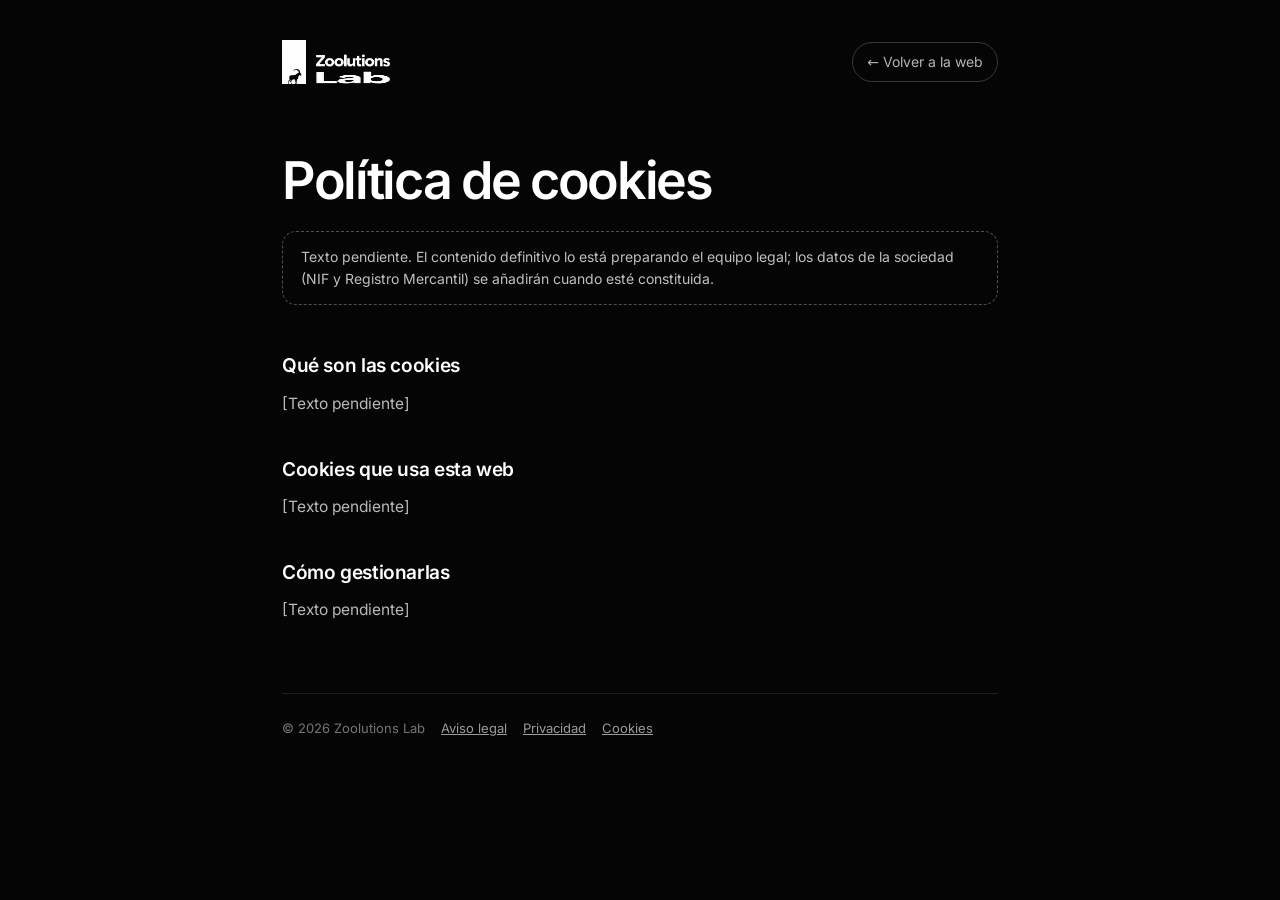
<file: cookies.html>
<!doctype html>
<html lang="es"><head><meta charset="utf-8"><meta name="viewport" content="width=device-width, initial-scale=1">
<title>Política de cookies · Zoolutions Lab</title><meta name="robots" content="noindex">
<link rel="icon" href="assets/favicon-v60.png">
<style>
@font-face{font-family:Inter;src:url(assets/fonts/inter-400.woff2) format("woff2");font-weight:400;font-display:swap}
@font-face{font-family:Inter;src:url(assets/fonts/inter-500.woff2) format("woff2");font-weight:500;font-display:swap}
@font-face{font-family:Inter;src:url(assets/fonts/inter-600.woff2) format("woff2");font-weight:600;font-display:swap}
*{box-sizing:border-box;margin:0}
body{background:#050505;color:#fff;font:400 16px/1.6 Inter,system-ui,sans-serif;-webkit-font-smoothing:antialiased}
.wrap{max-width:760px;margin:0 auto;padding:40px 22px 90px}
.top{display:flex;justify-content:space-between;align-items:center;margin-bottom:70px}
.top a.home{display:flex;align-items:flex-end;gap:10px;color:#fff;text-decoration:none}
.top img.d{height:44px} .top .s img{height:13px;display:block} .top .s{display:flex;flex-direction:column;gap:4px}
.back{color:rgba(255,255,255,.7);font-size:14px;text-decoration:none;border:1px solid rgba(255,255,255,.2);padding:8px 14px;border-radius:999px}
.back:hover{color:#fff;border-color:rgba(255,255,255,.45)}
h1{font-size:clamp(34px,5vw,52px);line-height:1.05;letter-spacing:-.045em;font-weight:600}
.pend{margin:22px 0 46px;padding:14px 18px;border-radius:14px;border:1px dashed rgba(255,255,255,.3);color:rgba(255,255,255,.75);font-size:14px}
h2{font-size:19px;letter-spacing:-.02em;font-weight:600;margin:38px 0 10px}
p{color:rgba(255,255,255,.72);font-size:15.5px}
.foot{margin-top:70px;padding-top:24px;border-top:1px solid rgba(255,255,255,.1);font-size:13px;color:rgba(255,255,255,.45);display:flex;gap:16px;flex-wrap:wrap}
.foot a{color:rgba(255,255,255,.6)}
</style></head><body><div class="wrap">
<div class="top"><a class="home" href="index.html"><img class="d" src="assets/logo-door-v60.png" alt=""><span class="s"><img src="assets/logo-zoolutions-v60.png" alt="Zoolutions"><img src="assets/logo-lab-v60.png" alt="Lab"></span></a><a class="back" href="index.html">← Volver a la web</a></div>
<h1>Política de cookies</h1>
<p class="pend">Texto pendiente. El contenido definitivo lo está preparando el equipo legal; los datos de la sociedad (NIF y Registro Mercantil) se añadirán cuando esté constituida.</p>
<!-- PENDIENTE: textos legales definitivos -->
<h2>Qué son las cookies</h2>
<p>[Texto pendiente]</p>
<h2>Cookies que usa esta web</h2>
<p>[Texto pendiente]</p>
<h2>Cómo gestionarlas</h2>
<p>[Texto pendiente]</p>
<div class="foot"><span>© 2026 Zoolutions Lab</span><a href="aviso-legal.html">Aviso legal</a><a href="privacidad.html">Privacidad</a><a href="cookies.html">Cookies</a></div>
</div></body></html>
</file>
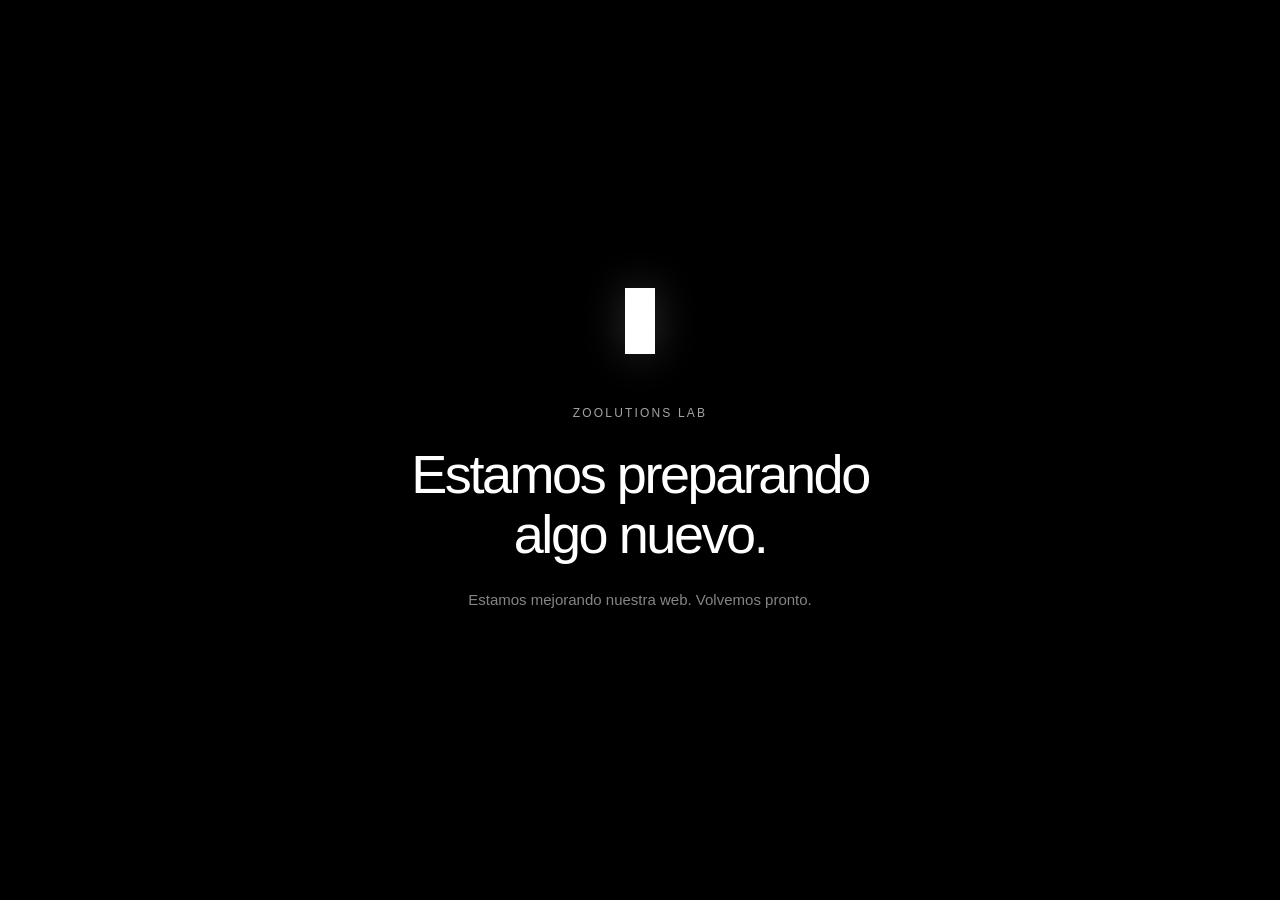
<file: maintenance.html>
<!doctype html>
<html lang="es">
<head>
  <meta charset="utf-8">
  <meta name="viewport" content="width=device-width, initial-scale=1">
  <meta name="robots" content="noindex, nofollow">
  <meta name="theme-color" content="#000000">
  <title>Zoolutions Lab · Volvemos pronto</title>
  <style>
    * { box-sizing: border-box; }
    html { color-scheme: dark; background: #000; }
    body { margin: 0; min-height: 100vh; min-height: 100svh; display: grid; place-items: center; background: #000; color: #fff; font-family: -apple-system, BlinkMacSystemFont, "Segoe UI", sans-serif; -webkit-font-smoothing: antialiased; }
    main { width: min(100%, 700px); padding: 64px 28px; text-align: center; }
    .door { width: 30px; height: 66px; margin: 0 auto 52px; background: #fff; box-shadow: 0 0 42px rgba(255,255,255,.2); }
    .brand { margin: 0 0 24px; color: #a3a3a3; font-size: 12px; font-weight: 500; letter-spacing: .18em; text-transform: uppercase; }
    h1 { margin: 0; font-size: clamp(32px, 6vw, 54px); font-weight: 500; line-height: 1.12; letter-spacing: -.045em; text-wrap: balance; }
    .note { margin: 24px 0 0; color: #858585; font-size: 15px; line-height: 1.6; }
  </style>
</head>
<body>
  <main>
    <div class="door" aria-hidden="true"></div>
    <p class="brand">Zoolutions Lab</p>
    <h1>Estamos preparando<br>algo nuevo.</h1>
    <p class="note">Estamos mejorando nuestra web. Volvemos pronto.</p>
  </main>
</body>
</html>
</file>
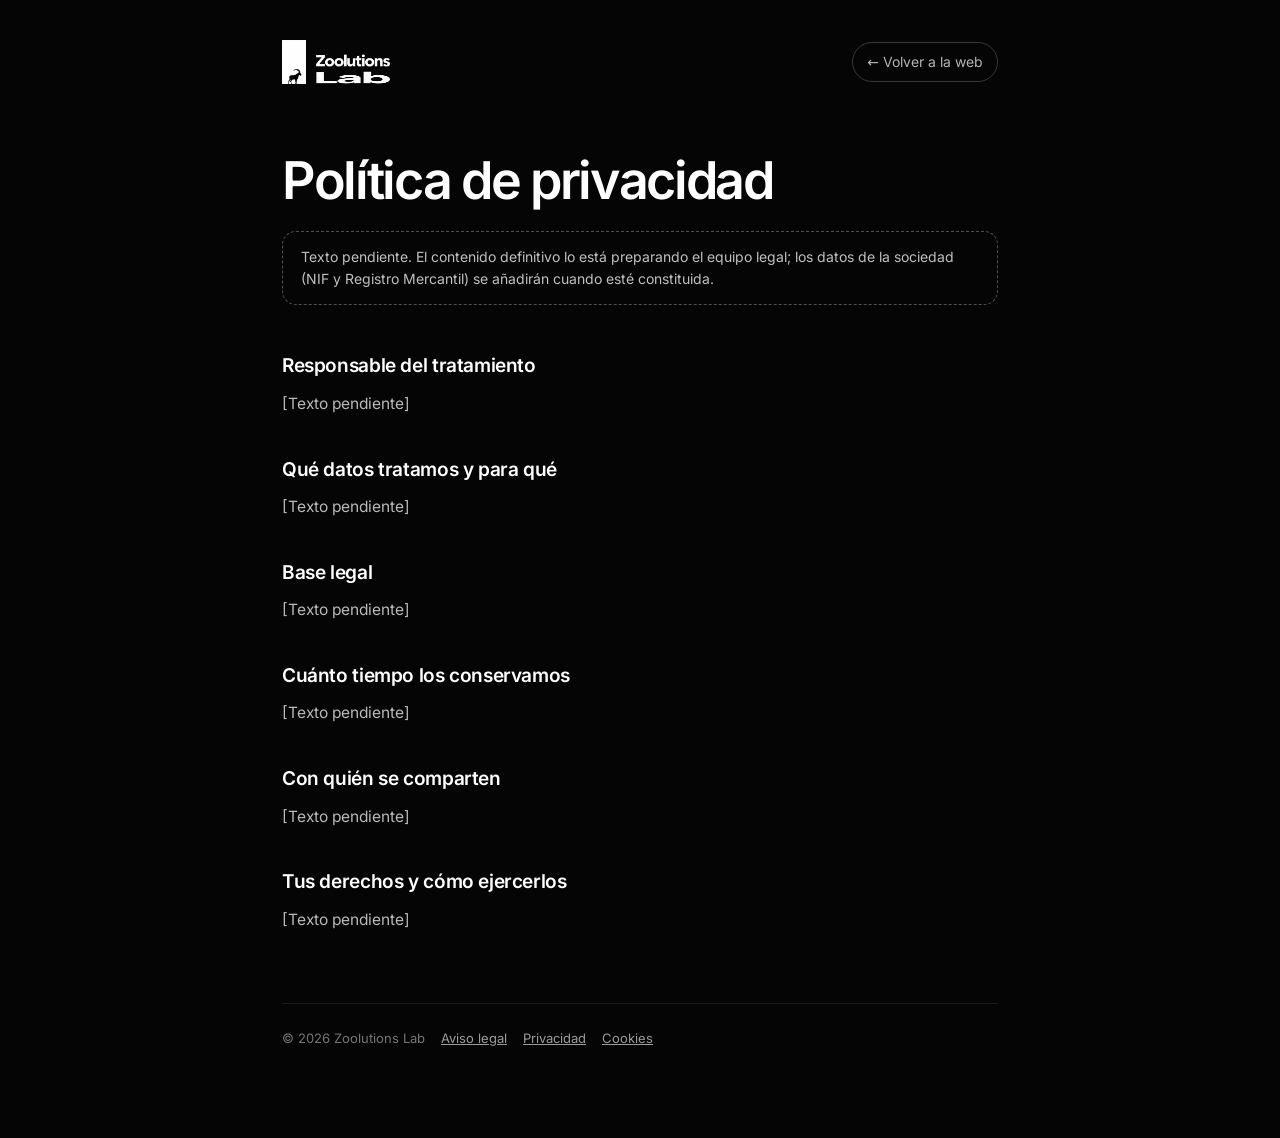
<file: privacidad.html>
<!doctype html>
<html lang="es"><head><meta charset="utf-8"><meta name="viewport" content="width=device-width, initial-scale=1">
<title>Política de privacidad · Zoolutions Lab</title><meta name="robots" content="noindex">
<link rel="icon" href="assets/favicon-v60.png">
<style>
@font-face{font-family:Inter;src:url(assets/fonts/inter-400.woff2) format("woff2");font-weight:400;font-display:swap}
@font-face{font-family:Inter;src:url(assets/fonts/inter-500.woff2) format("woff2");font-weight:500;font-display:swap}
@font-face{font-family:Inter;src:url(assets/fonts/inter-600.woff2) format("woff2");font-weight:600;font-display:swap}
*{box-sizing:border-box;margin:0}
body{background:#050505;color:#fff;font:400 16px/1.6 Inter,system-ui,sans-serif;-webkit-font-smoothing:antialiased}
.wrap{max-width:760px;margin:0 auto;padding:40px 22px 90px}
.top{display:flex;justify-content:space-between;align-items:center;margin-bottom:70px}
.top a.home{display:flex;align-items:flex-end;gap:10px;color:#fff;text-decoration:none}
.top img.d{height:44px} .top .s img{height:13px;display:block} .top .s{display:flex;flex-direction:column;gap:4px}
.back{color:rgba(255,255,255,.7);font-size:14px;text-decoration:none;border:1px solid rgba(255,255,255,.2);padding:8px 14px;border-radius:999px}
.back:hover{color:#fff;border-color:rgba(255,255,255,.45)}
h1{font-size:clamp(34px,5vw,52px);line-height:1.05;letter-spacing:-.045em;font-weight:600}
.pend{margin:22px 0 46px;padding:14px 18px;border-radius:14px;border:1px dashed rgba(255,255,255,.3);color:rgba(255,255,255,.75);font-size:14px}
h2{font-size:19px;letter-spacing:-.02em;font-weight:600;margin:38px 0 10px}
p{color:rgba(255,255,255,.72);font-size:15.5px}
.foot{margin-top:70px;padding-top:24px;border-top:1px solid rgba(255,255,255,.1);font-size:13px;color:rgba(255,255,255,.45);display:flex;gap:16px;flex-wrap:wrap}
.foot a{color:rgba(255,255,255,.6)}
</style></head><body><div class="wrap">
<div class="top"><a class="home" href="index.html"><img class="d" src="assets/logo-door-v60.png" alt=""><span class="s"><img src="assets/logo-zoolutions-v60.png" alt="Zoolutions"><img src="assets/logo-lab-v60.png" alt="Lab"></span></a><a class="back" href="index.html">← Volver a la web</a></div>
<h1>Política de privacidad</h1>
<p class="pend">Texto pendiente. El contenido definitivo lo está preparando el equipo legal; los datos de la sociedad (NIF y Registro Mercantil) se añadirán cuando esté constituida.</p>
<!-- PENDIENTE: textos legales definitivos -->
<h2>Responsable del tratamiento</h2>
<p>[Texto pendiente]</p>
<h2>Qué datos tratamos y para qué</h2>
<p>[Texto pendiente]</p>
<h2>Base legal</h2>
<p>[Texto pendiente]</p>
<h2>Cuánto tiempo los conservamos</h2>
<p>[Texto pendiente]</p>
<h2>Con quién se comparten</h2>
<p>[Texto pendiente]</p>
<h2>Tus derechos y cómo ejercerlos</h2>
<p>[Texto pendiente]</p>
<div class="foot"><span>© 2026 Zoolutions Lab</span><a href="aviso-legal.html">Aviso legal</a><a href="privacidad.html">Privacidad</a><a href="cookies.html">Cookies</a></div>
</div></body></html>
</file>
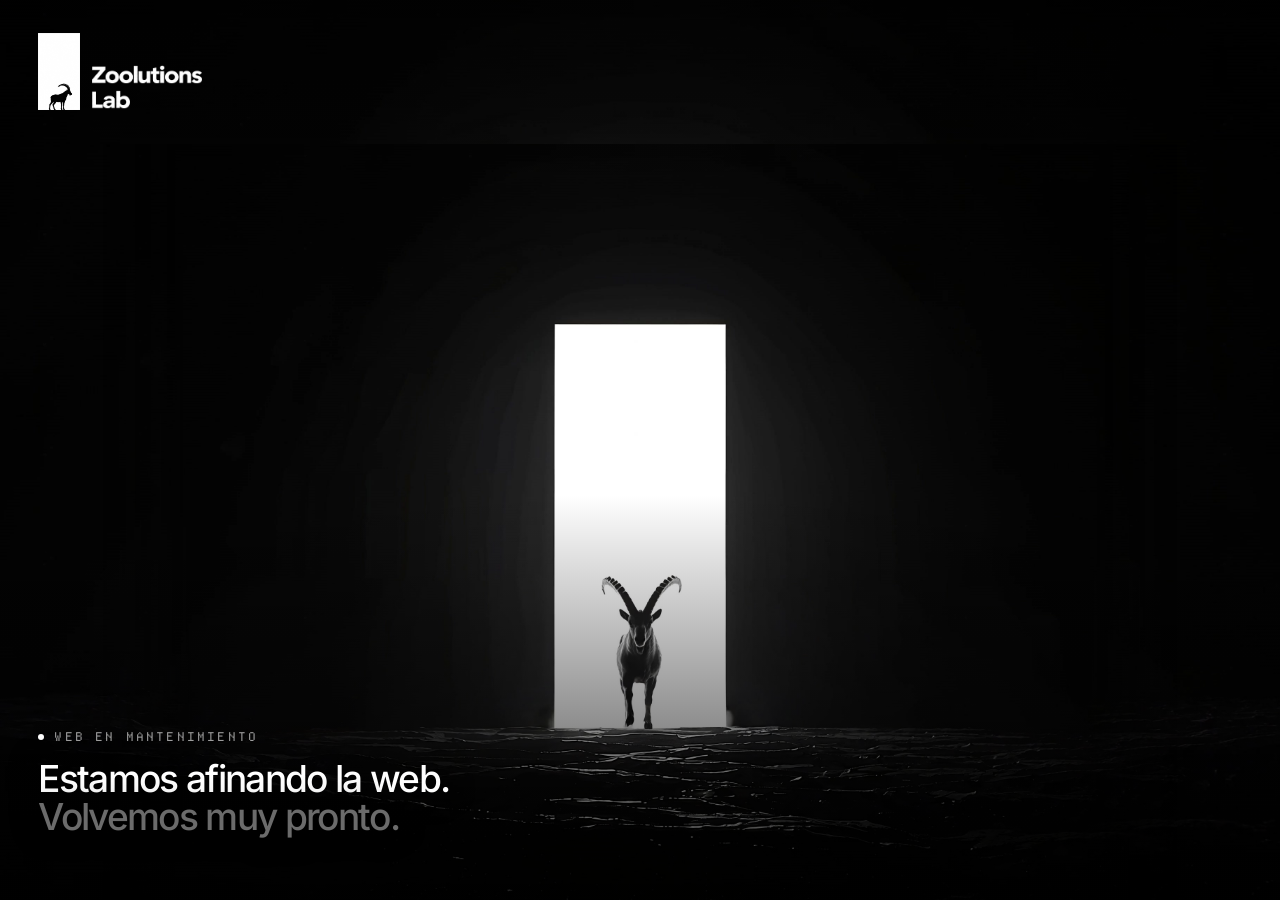
<file: proyectos.html>
<!doctype html><html lang="es"><head><meta charset="utf-8"><title>Zoolutions Lab</title><meta http-equiv="refresh" content="0; url=/#proyectos"><link rel="canonical" href="/"><script>location.replace("/#proyectos");</script></head><body style="background:#000"></body></html>
</file>
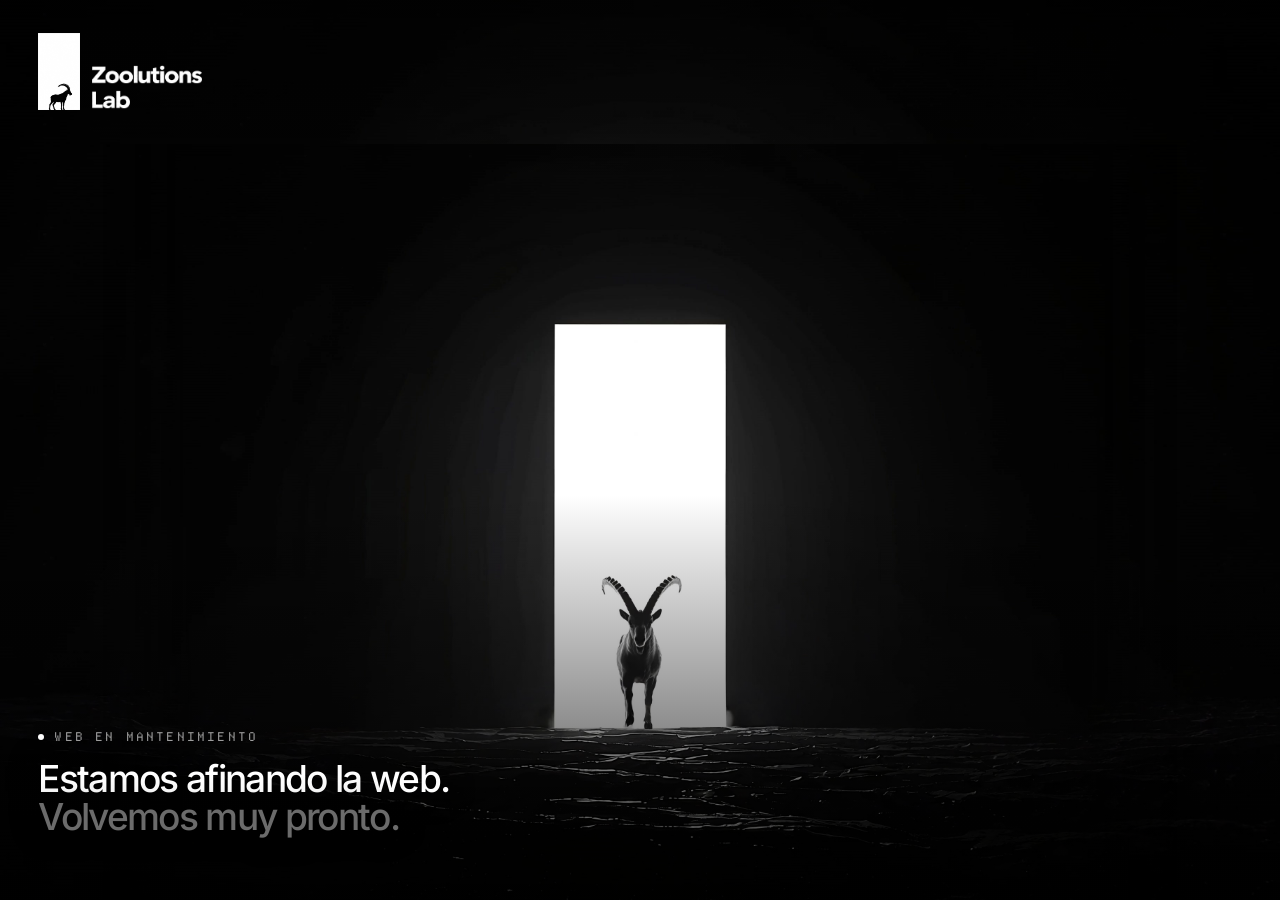
<file: servicios.html>
<!doctype html><html lang="es"><head><meta charset="utf-8"><title>Zoolutions Lab</title><meta http-equiv="refresh" content="0; url=/#que-hacemos"><link rel="canonical" href="/"><script>location.replace("/#que-hacemos");</script></head><body style="background:#000"></body></html>
</file>
<file: zoolutions-web-v10/site.css>
@font-face { font-family: "Departure Mono"; src: url("assets/fonts/DepartureMono-Regular.woff2") format("woff2"); font-display: swap; }
@font-face { font-family: "Inter"; src: url("assets/fonts/inter-latin-400-normal.woff2") format("woff2"); font-weight: 400; font-display: swap; }
@font-face { font-family: "Inter"; src: url("assets/fonts/inter-latin-500-normal.woff2") format("woff2"); font-weight: 500; font-display: swap; }

:root {
  --ink: #fafafa;
  --muted: rgba(250,250,250,.66);
  --dim: rgba(250,250,250,.42);
  --line: rgba(255,255,255,.10);
  --card: rgba(255,255,255,.035);
  --pixel: "Departure Mono", ui-monospace, monospace;
  --sans: "Inter", system-ui, -apple-system, "Segoe UI", sans-serif;
  --px: clamp(18px, 3.4vw, 56px);
  --ease: cubic-bezier(.22, 1, .36, 1);
}
* { box-sizing: border-box; margin: 0; padding: 0; }
html { background: #000; overflow-x: hidden; scroll-behavior: smooth; }
body { background: #000; color: var(--ink); font-family: var(--sans); -webkit-font-smoothing: antialiased; text-rendering: geometricPrecision; overflow-x: hidden; }
a { color: inherit; text-decoration: none; }
img, video { display: block; }
.skip { position: absolute; left: -999px; top: 8px; z-index: 99; background: #fff; color: #000; padding: 8px 12px; border-radius: 8px; }
.skip:focus { left: 8px; }

/* ---------- escenario con vídeo ---------- */
.stage { position: relative; height: 100vh; height: 100svh; min-height: 560px; overflow: hidden; }
.stage.short { height: 78vh; height: 78svh; min-height: 520px; }
.plate { position: absolute; inset: 0; overflow: hidden; background: #000 url("assets/zl-puerta-poster.jpg") center / cover no-repeat; }
.plate video { position: absolute; inset: 0; width: 100%; height: 100%; object-fit: cover; object-position: 50% 50%; }
.plate::after { content: ""; position: absolute; inset: 0; pointer-events: none;
  background:
    linear-gradient(to right, rgba(0,0,0,.55) 0%, rgba(0,0,0,0) 34%, rgba(0,0,0,0) 66%, rgba(0,0,0,.55) 100%),
    linear-gradient(to bottom, rgba(0,0,0,.35) 0%, rgba(0,0,0,0) 18%, rgba(0,0,0,0) 80%, rgba(0,0,0,.8) 100%); }
.short .plate::after { background:
    linear-gradient(to right, rgba(0,0,0,.6) 0%, rgba(0,0,0,0) 34%, rgba(0,0,0,0) 66%, rgba(0,0,0,.6) 100%),
    linear-gradient(to bottom, rgba(0,0,0,.35) 0%, rgba(0,0,0,0) 18%, rgba(0,0,0,0) 72%, #000 100%); }
.grain { position: absolute; inset: -50%; pointer-events: none; opacity: .07; mix-blend-mode: overlay;
  background-image: url("data:image/svg+xml;utf8,<svg xmlns='http://www.w3.org/2000/svg' width='160' height='160'><filter id='n'><feTurbulence type='fractalNoise' baseFrequency='.9' numOctaves='2' stitchTiles='stitch'/></filter><rect width='100%' height='100%' filter='url(%23n)'/></svg>");
  animation: grain 1.2s steps(6) infinite; }
@keyframes grain { 0%{transform:translate(0,0)} 20%{transform:translate(-3%,2%)} 40%{transform:translate(2%,-3%)} 60%{transform:translate(-2%,-1%)} 80%{transform:translate(3%,3%)} 100%{transform:translate(0,0)} }

/* ---------- barra superior ---------- */
.top { position: absolute; z-index: 20; top: 0; left: 0; right: 0; display: flex; align-items: flex-start; justify-content: space-between; padding: clamp(18px, 2.6vw, 34px) var(--px) 0; }
.brand { display: flex; align-items: center; gap: 14px; }
.brand img { height: clamp(56px, 5.6vw, 84px); width: auto; }
.brand span { font-family: var(--pixel); font-size: clamp(16px, 1.55vw, 23px); letter-spacing: .02em; line-height: 1.1; }
.nav { position: absolute; left: 50%; top: clamp(18px, 2.6vw, 34px); translate: -50% 0; display: flex; align-items: center; gap: 2px; height: 46px; padding: 0 6px; border-radius: 999px; background: rgba(255,255,255,.94); box-shadow: 0 0 24px rgba(255,255,255,.14); }
.nav a { font: 500 14px/1 var(--sans); color: #444; padding: 10px 16px; border-radius: 999px; transition: color .25s, background-color .25s; position: relative; }
.nav a:hover { color: #050505; background: rgba(0,0,0,.05); }
.nav a[aria-current="page"] { color: #050505; }
.nav a[aria-current="page"]::after { content: ""; position: absolute; left: 50%; bottom: 3px; width: 4px; height: 4px; margin-left: -2px; background: #050505; }
.pill { display: inline-flex; align-items: center; justify-content: center; gap: 10px; height: 46px; padding: 0 22px; border-radius: 999px; background: #fff; color: #050505; font: 500 15px/1 var(--sans); box-shadow: 0 0 24px rgba(255,255,255,.18); transition: transform .3s var(--ease), box-shadow .3s; white-space: nowrap; border: 0; cursor: pointer; }
.pill:hover { transform: translateY(-1px); box-shadow: 0 0 34px rgba(255,255,255,.32); }
.pill svg { width: 15px; height: 15px; transition: transform .3s var(--ease); }
.pill:hover svg { transform: translateX(3px); }
.burger { display: none; width: 44px; height: 44px; border-radius: 50%; border: 1px solid rgba(255,255,255,.18); background: rgba(255,255,255,.06); -webkit-backdrop-filter: blur(10px); backdrop-filter: blur(10px); cursor: pointer; position: relative; }
.burger i { position: absolute; left: 13px; right: 13px; height: 1.5px; background: #fff; transition: transform .35s var(--ease), opacity .2s; }
.burger i:nth-child(1) { top: 17px; } .burger i:nth-child(2) { top: 25px; }
.menu-open .burger i:nth-child(1) { transform: translateY(4px) rotate(45deg); }
.menu-open .burger i:nth-child(2) { transform: translateY(-4px) rotate(-45deg); }
.drawer { position: fixed; inset: 0; z-index: 15; background: rgba(0,0,0,.92); -webkit-backdrop-filter: blur(14px); backdrop-filter: blur(14px); display: flex; flex-direction: column; justify-content: center; padding: 0 var(--px); opacity: 0; visibility: hidden; transition: opacity .4s, visibility .4s; }
.menu-open .drawer { opacity: 1; visibility: visible; }
.drawer a { font: 34px/1.5 var(--pixel); color: #fff; }
.drawer a[aria-current="page"]::before { content: "> "; }
.drawer a.pill { margin-top: 30px; align-self: flex-start; font: 500 15px/1 var(--sans); color: #050505; }

/* ---------- titular y texto a los lados de la puerta ---------- */
.hero { position: absolute; z-index: 4; left: 0; right: 0; top: 27%; display: flex; justify-content: space-between; align-items: flex-start; gap: 24px; padding: 0 var(--px); pointer-events: none; }
.short .hero { top: 30%; }
.hero > * { pointer-events: auto; }
.left { width: min(42vw, 640px); }
.right { width: min(34vw, 520px); text-align: right; display: flex; flex-direction: column; align-items: flex-end; padding-top: 56px; }
.badge { display: inline-flex; align-items: center; gap: 10px; height: 34px; padding: 0 14px 0 6px; border-radius: 999px; background: rgba(20,20,20,.72); border: 1px solid rgba(255,255,255,.12); -webkit-backdrop-filter: blur(8px); backdrop-filter: blur(8px); font: 500 13px/1 var(--sans); color: rgba(255,255,255,.86); margin-bottom: 22px; }
.badge i { display: inline-grid; place-items: center; width: 24px; height: 24px; border-radius: 50%; background: #fff; color: #050505; font: 13px/1 var(--pixel); font-style: normal; margin-right: -6px; border: 2px solid #111; }
.badge i:last-of-type { margin-right: 4px; }
.badge.solo { padding-left: 14px; }
h1 { font-family: var(--pixel); font-weight: 400; font-size: clamp(32px, 4.1vw, 66px); line-height: 1.12; letter-spacing: -.01em; text-shadow: 0 0 30px rgba(0,0,0,.6); }
h1 span { display: block; }
.short h1 { font-size: clamp(30px, 3.6vw, 58px); }
.right p { font-size: clamp(15px, 1.15vw, 17.5px); line-height: 1.55; color: var(--muted); max-width: 27em; text-shadow: 0 0 20px rgba(0,0,0,.8); }
.actions { display: flex; align-items: center; gap: 22px; margin-top: 26px; flex-wrap: wrap; justify-content: flex-end; }
.ghost { font: 500 15px/1 var(--sans); color: #fff; border-bottom: 1px solid rgba(255,255,255,.3); padding-bottom: 3px; transition: border-color .3s; }
.ghost:hover { border-color: #fff; }

/* datos al pie de la portada */
.facts { position: absolute; z-index: 4; left: 0; right: 0; bottom: clamp(30px, 4.8vh, 50px); display: grid; grid-template-columns: repeat(4, 1fr); gap: 16px; padding: 0 var(--px); max-width: 1240px; margin: 0 auto; }
.fact { text-align: center; }
.fact .g { font: 22px/1 var(--pixel); color: rgba(255,255,255,.75); }
.fact b { display: block; font: 400 clamp(20px, 1.8vw, 28px)/1.1 var(--pixel); margin-top: 12px; }
.fact small { display: block; font-size: 12.5px; color: var(--dim); margin-top: 6px; letter-spacing: .01em; }

/* ---------- contenido de las páginas interiores ---------- */
.wrap { width: 100%; max-width: 1200px; margin: 0 auto; padding: 0 var(--px); }
.sec { padding: clamp(56px, 8vw, 110px) 0 0; }
.sec:first-child { padding-top: clamp(24px, 4vw, 48px); }
.label { display: flex; align-items: center; gap: 12px; font: 13px/1 var(--pixel); color: var(--dim); text-transform: uppercase; letter-spacing: .12em; margin-bottom: 26px; }
.label::before { content: ""; width: 8px; height: 8px; background: #fff; }
.label::after { content: ""; flex: 1; height: 1px; background: var(--line); }
h2 { font: 400 clamp(26px, 3vw, 44px)/1.15 var(--pixel); letter-spacing: -.01em; margin-bottom: 18px; max-width: 22ch; }
.lead { font-size: clamp(15px, 1.2vw, 18px); line-height: 1.6; color: var(--muted); max-width: 46em; }
.grid { display: grid; gap: 14px; }
.g2 { grid-template-columns: repeat(2, 1fr); }
.g3 { grid-template-columns: repeat(3, 1fr); }
.g4 { grid-template-columns: repeat(4, 1fr); }
.card { position: relative; background: var(--card); border: 1px solid var(--line); border-radius: 18px; padding: clamp(22px, 2.2vw, 32px); transition: border-color .35s, background-color .35s, transform .35s var(--ease); overflow: hidden; }
.card:hover { border-color: rgba(255,255,255,.24); background: rgba(255,255,255,.055); transform: translateY(-2px); }
.card .n { font: 13px/1 var(--pixel); color: var(--dim); }
.card .ico { font: 26px/1 var(--pixel); color: #fff; margin-bottom: 26px; display: block; }
.card h3 { font: 400 clamp(19px, 1.6vw, 24px)/1.2 var(--pixel); margin: 0 0 12px; letter-spacing: -.005em; }
.card p, .card li { font-size: 15px; line-height: 1.6; color: var(--muted); }
.card ul { list-style: none; display: grid; gap: 12px; margin-top: 4px; }
.card li b { color: #fff; font-weight: 500; }
.tag { display: inline-flex; align-items: center; gap: 8px; height: 26px; padding: 0 11px; border-radius: 999px; border: 1px solid rgba(255,255,255,.18); font: 12px/1 var(--pixel); color: #fff; margin-bottom: 18px; letter-spacing: .02em; }
.tag.live::before { content: ""; width: 7px; height: 7px; border-radius: 50%; background: #fff; box-shadow: 0 0 10px #fff; animation: pulse 2s infinite; }
.tag.soon { color: var(--dim); }
.kicker { display: block; font: 12px/1 var(--pixel); color: var(--dim); text-transform: uppercase; letter-spacing: .14em; margin-bottom: 10px; }
@keyframes pulse { 50% { opacity: .35; } }

/* módulos */
.mods { display: grid; grid-template-columns: 1.1fr 1fr; gap: 14px; }
.mod-live { display: grid; gap: 10px; }
.mod-live div { display: flex; align-items: center; gap: 14px; padding: 16px 18px; border-radius: 14px; border: 1px solid rgba(255,255,255,.2); background: rgba(255,255,255,.06); font: 16px/1.2 var(--pixel); }
.mod-live div::before { content: ""; width: 8px; height: 8px; border-radius: 50%; background: #fff; box-shadow: 0 0 12px #fff; animation: pulse 2s infinite; flex: none; }
.chips { display: flex; flex-wrap: wrap; gap: 8px; }
.chips span { display: inline-flex; align-items: center; height: 36px; padding: 0 14px; border-radius: 999px; border: 1px solid var(--line); font-size: 14px; color: var(--muted); transition: border-color .3s, color .3s; }
.chips span:hover { border-color: rgba(255,255,255,.3); color: #fff; }
.sub { font: 12px/1 var(--pixel); color: var(--dim); text-transform: uppercase; letter-spacing: .12em; margin: 0 0 14px; }

/* pasos */
.steps .card { min-height: 220px; display: flex; flex-direction: column; }
.steps .card .big { font: 400 clamp(38px, 4vw, 58px)/1 var(--pixel); color: rgba(255,255,255,.16); margin-bottom: 34px; transition: color .35s; }
.steps .card:hover .big { color: #fff; }

/* proyectos sin anunciar */
.redact { background: #fff; color: #fff; border-radius: 2px; padding: 0 .1em; user-select: none; }
.bars { display: grid; gap: 7px; margin: 6px 0 18px; }
.bars i { display: block; height: 9px; width: 100%; background: rgba(255,255,255,.12); border-radius: 2px; }
.teaser { background: repeating-linear-gradient(135deg, rgba(255,255,255,.025) 0 10px, transparent 10px 20px), var(--card); }
.more { margin-top: 18px; font: 14px/1 var(--pixel); }
.more a { border-bottom: 1px solid rgba(255,255,255,.3); padding-bottom: 3px; }

/* llamada final */
.cta { margin: clamp(64px, 9vw, 120px) 0 0; padding: clamp(36px, 5vw, 64px); border-radius: 22px; border: 1px solid var(--line); background: radial-gradient(ellipse at 50% 120%, rgba(255,255,255,.12), transparent 60%), var(--card); display: flex; align-items: center; justify-content: space-between; gap: 28px; flex-wrap: wrap; }
.cta h2 { margin: 0; max-width: 20ch; }

/* formulario */
.form { display: grid; gap: 16px; margin-top: 8px; }
.field { display: grid; gap: 8px; }
.field label { font: 12px/1 var(--pixel); color: var(--dim); text-transform: uppercase; letter-spacing: .1em; }
.field input, .field select, .field textarea { width: 100%; font: 15px/1.4 var(--sans); color: #fff; background: rgba(255,255,255,.04); border: 1px solid var(--line); border-radius: 12px; padding: 13px 14px; outline: none; transition: border-color .25s, background-color .25s; -webkit-appearance: none; appearance: none; }
.field textarea { min-height: 130px; resize: vertical; }
.field select { background-image: linear-gradient(45deg, transparent 50%, #fff 50%), linear-gradient(135deg, #fff 50%, transparent 50%); background-position: calc(100% - 20px) 55%, calc(100% - 15px) 55%; background-size: 5px 5px; background-repeat: no-repeat; }
.field select option { background: #111; }
.field input:focus, .field select:focus, .field textarea:focus { border-color: rgba(255,255,255,.45); background: rgba(255,255,255,.07); }
.form .pill { justify-self: start; margin-top: 4px; }
.form-note { font-size: 13px; color: var(--dim); }
.pitch { font: 400 clamp(19px, 1.6vw, 24px)/1.4 var(--pixel); color: #fff; margin-bottom: 18px; }
.contact-line { display: flex; justify-content: space-between; align-items: center; gap: 12px; flex-wrap: wrap; border-top: 1px solid var(--line); margin-top: 26px; padding-top: 20px; }
.contact-line span { font: 12px/1 var(--pixel); color: var(--dim); text-transform: uppercase; letter-spacing: .1em; }
.contact-line a { font: 16px/1 var(--pixel); }

/* pie */
.site-foot { margin-top: clamp(64px, 9vw, 120px); border-top: 1px solid var(--line); }
.site-foot .wrap { display: flex; justify-content: space-between; align-items: center; gap: 18px; flex-wrap: wrap; padding-top: 28px; padding-bottom: 34px; }
.site-foot .fb { display: flex; align-items: center; gap: 12px; font: 15px/1.1 var(--pixel); }
.site-foot .fb img { height: 40px; width: auto; }
.site-foot nav { display: flex; gap: 22px; flex-wrap: wrap; font-size: 14px; color: var(--muted); }
.site-foot nav a:hover { color: #fff; }
.site-foot small { width: 100%; font-size: 12.5px; color: var(--dim); }

/* ---------- animaciones ---------- */
@media (prefers-reduced-motion: no-preference) {
  .rise { opacity: 0; transform: translateY(14px); animation: rise .9s var(--ease) forwards; }
  .d1 { animation-delay: .15s } .d2 { animation-delay: .3s } .d3 { animation-delay: .45s } .d4 { animation-delay: .6s } .d5 { animation-delay: .8s }
  @keyframes rise { to { opacity: 1; transform: none; } }
  .js .rv { opacity: 0; transform: translateY(18px); transition: opacity .8s var(--ease), transform .8s var(--ease); }
  .js .rv.in { opacity: 1; transform: none; }
}
@media (prefers-reduced-motion: reduce) { .grain, .tag.live::before, .mod-live div::before { animation: none; } }

/* ---------- pantallas medianas ---------- */
@media (max-width: 1100px) {
  .hero { top: 24%; }
  .right { padding-top: 40px; }
  .facts { grid-template-columns: repeat(2, 1fr); row-gap: 18px; max-width: 760px; }
  .fact:nth-child(n+3) { display: none; }
  .g4 { grid-template-columns: repeat(2, 1fr); }
  .g3 { grid-template-columns: repeat(2, 1fr); }
  .nav a { padding: 10px 11px; }
}
@media (max-width: 900px) {
  .nav { display: none; }
  .burger { display: block; }
  .top .pill.top-cta { display: none; }
  .mods { grid-template-columns: 1fr; }
}

/* ---------- móvil: vídeo arriba, texto debajo sobre negro ---------- */
@media (max-width: 760px), (max-aspect-ratio: 4/5) {
  .stage, .stage.short { height: auto; min-height: 0; overflow: visible; }
  .plate { position: relative; height: 72svh; min-height: 440px; }
  .short .plate { height: 58svh; min-height: 380px; }
  .plate::after, .short .plate::after { background: linear-gradient(to bottom, rgba(0,0,0,.45) 0%, rgba(0,0,0,0) 22%, rgba(0,0,0,0) 70%, #000 100%); }
  .top { padding-top: 16px; }
  .brand img { height: 46px; }
  .hero, .short .hero { position: relative; top: auto; flex-direction: column; gap: 0; margin-top: -40px; padding-bottom: 8px; }
  .left, .right { width: 100%; }
  .left h1 span { display: inline; }
  .right { text-align: left; align-items: flex-start; padding-top: 18px; }
  .actions { justify-content: flex-start; }
  h1, .short h1 { font-size: clamp(30px, 9.4vw, 44px); }
  .facts { position: relative; bottom: auto; grid-template-columns: repeat(2, 1fr); row-gap: 26px; padding: 40px var(--px) 0; }
  .fact { text-align: left; }
  .fact:nth-child(n+3) { display: block; }
  .g2, .g3, .g4 { grid-template-columns: 1fr; }
  .steps .card { min-height: 0; }
  .cta { flex-direction: column; align-items: flex-start; }
}

/* =====================================================================
   PÁGINAS DE UNA SOLA PANTALLA: contenido a los lados y abajo de la puerta
   ===================================================================== */
.stage.full { height: 100vh; height: 100svh; min-height: 0; }
.full .plate::after { background:
    linear-gradient(to right, rgba(0,0,0,.62) 0%, rgba(0,0,0,.15) 36%, rgba(0,0,0,0) 42%, rgba(0,0,0,0) 58%, rgba(0,0,0,.15) 64%, rgba(0,0,0,.62) 100%),
    linear-gradient(to bottom, rgba(0,0,0,.4) 0%, rgba(0,0,0,0) 16%, rgba(0,0,0,0) 76%, rgba(0,0,0,.85) 100%); }
.zone { position: absolute; z-index: 4; display: flex; flex-direction: column; gap: clamp(8px, 1.4vh, 14px); }
.z-left { left: var(--px); top: clamp(124px, 15.5vh, 156px); bottom: 21vh; width: min(35vw, 560px); }
.z-right { right: var(--px); top: clamp(110px, 15vh, 150px); bottom: 21vh; width: min(34vw, 540px); align-items: stretch; }
.z-bottom { left: var(--px); right: var(--px); bottom: clamp(14px, 2.6vh, 28px); }
.zone h1 { font-size: min(3.5vw, 6.2vh); line-height: 1.1; }
.zone .badge { margin-bottom: 4px; align-self: flex-start; }
.zone .intro { font-size: clamp(13.5px, 1.75vh, 16px); line-height: 1.5; color: var(--muted); max-width: 34em; text-shadow: 0 0 16px rgba(0,0,0,.9); }
.glass { background: rgba(0,0,0,.52); border: 1px solid rgba(255,255,255,.11); -webkit-backdrop-filter: blur(12px); backdrop-filter: blur(12px); border-radius: 16px; padding: clamp(12px, 1.8vh, 18px) clamp(14px, 1.3vw, 20px); }
.glass h3 { font: 400 clamp(14px, 2vh, 18px)/1.2 var(--pixel); margin-bottom: 4px; }
.glass p, .glass li { font-size: clamp(12.5px, 1.6vh, 14.5px); line-height: 1.45; color: var(--muted); }
.glass .tag { margin-bottom: clamp(6px, 1.1vh, 10px); height: 22px; font-size: 11px; }
.glass .kicker { margin-bottom: 4px; font-size: 11px; }
.glass ul { list-style: none; display: grid; gap: 4px; margin-top: 4px; }
.glass li b { color: #fff; font-weight: 500; }
.zlabel { font: 11.5px/1 var(--pixel); color: rgba(255,255,255,.55); text-transform: uppercase; letter-spacing: .14em; display: flex; align-items: center; gap: 8px; }
.zlabel::before { content: ""; width: 6px; height: 6px; background: #fff; }
.svc { display: grid; gap: clamp(8px, 1.3vh, 12px); }
.svc div { display: grid; grid-template-columns: 28px 1fr; column-gap: 10px; }
.svc .g { font: 16px/1.25 var(--pixel); color: #fff; grid-row: span 2; }
.svc b { font: 400 clamp(13.5px, 1.9vh, 16.5px)/1.25 var(--pixel); color: #fff; }
.svc span { font-size: clamp(12px, 1.55vh, 14px); line-height: 1.4; color: var(--muted); }
.zone .mod-live { gap: clamp(5px, .8vh, 8px); }
.zone .mod-live div { padding: clamp(7px, 1.1vh, 11px) 14px; font-size: clamp(13px, 1.75vh, 15px); border-radius: 11px; }
.zone .chips { gap: 6px; }
.zone .chips span { height: clamp(26px, 3.3vh, 32px); padding: 0 11px; font-size: clamp(11.5px, 1.5vh, 13px); }
.steps-row { display: grid; grid-template-columns: repeat(4, 1fr); gap: 12px; }
.steps-row .glass { display: grid; grid-template-columns: auto 1fr; column-gap: 12px; align-items: start; padding: 12px 16px; }
.steps-row .n { font: 400 clamp(22px, 3.2vh, 30px)/1 var(--pixel); color: rgba(255,255,255,.35); grid-row: span 2; }
.steps-row b { font: 400 clamp(13.5px, 1.9vh, 16px)/1.2 var(--pixel); }
.steps-row span { font-size: clamp(11.5px, 1.5vh, 13px); color: var(--muted); line-height: 1.35; }
.bottom-cta { display: flex; align-items: center; justify-content: space-between; gap: 18px; }
.bottom-cta p { font: 400 clamp(16px, 2.4vh, 22px)/1.2 var(--pixel); text-shadow: 0 0 16px rgba(0,0,0,.9); }
.zone .redact { font-size: .9em; }
.zone .bars { margin: 4px 0 8px; gap: 5px; } .zone .bars i { height: 6px; }
.pair { display: grid; grid-template-columns: 1fr 1fr; gap: 10px; }
.zone .form { gap: clamp(7px, 1.1vh, 11px); margin: 0; }
.zone .field { gap: 5px; }
.zone .field label { font-size: 10.5px; }
.zone .field input, .zone .field select { padding: clamp(8px, 1.2vh, 11px) 12px; font-size: 14px; border-radius: 10px; }
.zone .field textarea { min-height: clamp(60px, 10vh, 100px); padding: 10px 12px; font-size: 14px; border-radius: 10px; }
.zone .form .pill { height: 42px; font-size: 14px; }
.zone .form-note { font-size: 12px; min-height: 1em; }
.mini-foot { position: absolute; z-index: 4; left: 50%; translate: -50% 0; bottom: 6px; font-size: 11px; color: var(--dim); white-space: nowrap; }
.foot-strip { display: grid; grid-template-columns: repeat(3, 1fr); gap: 12px; }

/* pantallas estrechas o bajas: se apila debajo del vídeo y se hace scroll */
@media (max-width: 1100px), (max-height: 640px), (max-aspect-ratio: 4/5) {
  .stage.full { height: auto; overflow: visible; }
  .full .plate { position: relative; height: 62svh; min-height: 380px; }
  .full .plate::after { background: linear-gradient(to bottom, rgba(0,0,0,.45) 0%, rgba(0,0,0,0) 22%, rgba(0,0,0,0) 70%, #000 100%); }
  .zone { position: relative; left: auto; right: auto; top: auto; bottom: auto; width: auto; padding: 0 var(--px); margin-top: 18px; }
  .z-left { margin-top: -30px; }
  .zone h1 { font-size: clamp(30px, 7vw, 46px); }
  .zone h1 span { display: inline; }
  .steps-row, .foot-strip { grid-template-columns: repeat(2, 1fr); }
  .z-bottom { padding-bottom: 40px; }
  .mini-foot { position: relative; left: auto; translate: none; display: block; text-align: center; padding: 0 0 24px; }
  .bottom-cta { flex-wrap: wrap; }
}
@media (max-width: 560px) { .steps-row, .foot-strip, .pair { grid-template-columns: 1fr; } }

.zone > * { flex-shrink: 0; }
@media (max-height: 800px) and (min-width: 1101px) { .zone .glass { padding: 10px 14px; } .zone .glass p { font-size: 12.5px; line-height: 1.4; } .zone .mod-live div { padding: 6px 12px; } .svc { gap: 7px; } }

/* ---------- nuevo logo ---------- */
.brand { gap: clamp(12px, 1.2vw, 18px); align-items: flex-end; }
.brand img.door { height: clamp(58px, 6vw, 88px); width: auto; }
.brand img.word { height: clamp(15px, 1.45vw, 21px); width: auto; margin-bottom: 2px; }
.site-foot .fb img, .foot-door { height: 40px; }

/* ---------- animales de los módulos ---------- */
.ani { width: 22px; height: 22px; flex: none; color: #fff; }
.zone .mod-live div::before { display: none; }
.zone .mod-live div { gap: 12px; }
.zone .mod-live div .ani { width: clamp(20px, 2.8vh, 26px); height: clamp(20px, 2.8vh, 26px); }
.zone .mod-live div::after { content: ""; margin-left: auto; width: 7px; height: 7px; border-radius: 50%; background: #fff; box-shadow: 0 0 10px #fff; animation: pulse 2s infinite; flex: none; }
.chips span { gap: 7px; }
.chips span .ani { width: 17px; height: 17px; opacity: .9; }
.chips span em { font-style: normal; font: 10px/1 var(--pixel); color: var(--dim); border-left: 1px solid var(--line); padding-left: 7px; margin-left: 2px; text-transform: uppercase; letter-spacing: .06em; }
.pack { display: flex; align-items: flex-end; gap: 12px; }
.pack img { height: clamp(34px, 5.2vh, 52px); width: auto; filter: drop-shadow(0 0 10px rgba(0,0,0,.8)); }
.pack p { font-size: clamp(12.5px, 1.6vh, 14.5px); color: var(--muted); line-height: 1.35; text-shadow: 0 0 14px rgba(0,0,0,.9); }
.pack b { color: #fff; font-weight: 500; }
@media (max-width: 760px), (max-aspect-ratio: 4/5) { .brand img.door { height: 48px; } .brand img.word { height: 14px; } }

.zone h1.compact { font-size: min(2.75vw, 5.2vh); }
.zr-tight { top: clamp(96px, 12.5vh, 130px); gap: clamp(6px, 1vh, 10px); }
.zr-tight .glass { padding: clamp(10px, 1.4vh, 14px) clamp(12px, 1.1vw, 16px); }
.zr-tight .mod-live { grid-template-columns: 1fr 1fr; gap: 6px; }
.zr-tight .mod-live div { padding: clamp(6px, .9vh, 9px) 10px; font-size: clamp(12px, 1.6vh, 13.5px); gap: 9px; border-radius: 10px; }
.zr-tight .mod-live div:last-child { grid-column: span 2; }
.zr-tight .mod-live div .ani { width: clamp(17px, 2.3vh, 22px); height: clamp(17px, 2.3vh, 22px); }
.zr-tight .mod-live div::after { width: 6px; height: 6px; }
.zr-tight .chips span { height: clamp(24px, 3vh, 29px); font-size: clamp(11px, 1.45vh, 12.5px); padding: 0 9px; }
.zr-tight .chips span .ani { width: 15px; height: 15px; }

@media (max-height: 760px) and (min-width: 1101px) { .brand img.door { height: 64px; } .brand img.word { height: 15px; } }
@media (max-width: 1100px), (max-height: 640px), (max-aspect-ratio: 4/5) {
  .zone h1.compact { font-size: clamp(28px, 6.4vw, 44px); }
  .zr-tight { top: auto; }
  .mini-foot { white-space: normal; padding: 0 var(--px) 24px; }
}
</file>
<file: zoolutions-web-v10/zl.css>
/* ===== Zoolutions Lab · v7 — tipografía Apple (Inter) en toda la web ===== */
@font-face { font-family: "Inter"; src: url("assets/fonts/inter-latin-600-normal.woff2") format("woff2"); font-weight: 600; font-display: swap; }
:root { --inter: "Inter", system-ui, -apple-system, "Segoe UI", Helvetica, Arial, sans-serif; }
body.one { background: #000; font-family: var(--inter); }
body.one .top { position: fixed; transition: background .5s; }
body.one.past .top { background: linear-gradient(to bottom, rgba(0,0,0,.72), rgba(0,0,0,0)); }

/* logo: puerta + "Zoolutions" arriba y "Lab" abajo, pegados a su derecha */
.brand { align-items: flex-end; gap: clamp(10px, 1vw, 14px); }
.brand img.door { height: clamp(58px, 6vw, 88px); width: auto; }
.brand .stack { display: flex; flex-direction: column; align-items: flex-start; gap: clamp(4px, .45vw, 7px); margin-bottom: 1px; }
.brand .stack img { height: clamp(15px, 1.5vw, 22px); width: auto; display: block; }
.nav a, .pill, .drawer .pill { font-family: var(--inter); }
.drawer a { font: 600 34px/1.5 var(--inter); letter-spacing: -0.04em; }

/* ---------- portada ---------- */
.hero-stage { position: relative; z-index: 3; background: #000; }
.hero h1, .hero p, .facts { font-family: var(--inter); }
.goat-word { font: 600 clamp(84px, 11.2vw, 196px)/.82 var(--inter); letter-spacing: -0.065em; margin: 0 0 0 -0.04em; background: linear-gradient(180deg, #fff 0%, #fff 55%, rgba(255,255,255,.55) 100%); -webkit-background-clip: text; background-clip: text; color: transparent; text-shadow: none; }
.goat-sub { margin-top: clamp(14px, 1.6vw, 22px); font: 600 clamp(17px, 1.65vw, 27px)/1.2 var(--inter); letter-spacing: -0.035em; color: rgba(255,255,255,.5); }
.goat-sub b { color: #fff; font-weight: 600; }
.hero .badge { font-family: var(--inter); }
.hero .right p { font-family: var(--inter); font-size: clamp(15px, 1.15vw, 18px); letter-spacing: -0.01em; color: rgba(255,255,255,.72); }
.hero .right p strong { color: #fff; font-weight: 600; }
.hero .ghost { font-family: var(--inter); }
.facts .fact b { font: 600 clamp(24px, 2.2vw, 34px)/1 var(--inter); letter-spacing: -0.05em; margin-top: 0; }
.facts .fact b i { font-style: normal; display: inline-block; width: 1.25em; height: 1.25em; line-height: 1.25em; border-radius: 9px; background: #fff; color: #000; margin-right: .35em; font-size: .8em; vertical-align: .08em; text-align: center; letter-spacing: 0; }
.facts .fact small { font-family: var(--inter); font-size: 12.5px; margin-top: 8px; }
.hero-stage .mini-foot { font-family: var(--inter); font-size: 12px; }

/* difuminado entre la portada y el desierto */
.seam { position: absolute; left: 0; right: 0; bottom: 0; height: 26vh; transform: translateY(50%); z-index: 4; pointer-events: none;
  -webkit-backdrop-filter: blur(22px); backdrop-filter: blur(22px);
  -webkit-mask-image: linear-gradient(to bottom, transparent 0%, #000 38%, #000 62%, transparent 100%); mask-image: linear-gradient(to bottom, transparent 0%, #000 38%, #000 62%, transparent 100%);
  background: linear-gradient(to bottom, rgba(0,0,0,0), rgba(0,0,0,.35) 50%, rgba(0,0,0,0)); }

/* ---------- fondo: desierto + cielo vivo ---------- */
.desert { position: fixed; inset: 0; z-index: 0; overflow: hidden; opacity: 0; background: #000 url("assets/desierto-poster.jpg") center / cover no-repeat; }
.desert video { position: absolute; inset: 0; width: 100%; height: 100%; object-fit: cover; object-position: 50% 60%; transform: scale(var(--dz, 1.1)); transform-origin: 50% 70%; }
#sky { position: absolute; inset: 0; width: 100%; height: 100%; display: block; }
.desert::after { content: ""; position: absolute; inset: 0; background: radial-gradient(ellipse at 50% 40%, rgba(0,0,0,.04), rgba(0,0,0,.55) 78%), rgba(0,0,0,var(--dk, .22)); pointer-events: none; }

/* ---------- contenido ---------- */
.flow { position: relative; z-index: 2; font-family: var(--inter); color: #f2f2f0; }
.flow section { scroll-margin-top: 90px; }
.wrap2 { width: 100%; max-width: 1240px; margin: 0 auto; padding: 0 clamp(18px, 3vw, 40px); }
.sec2 { padding: clamp(120px, 18vh, 200px) 0 0; }
.flow h2, .flow h3, .flow h4 { font-family: var(--inter); margin: 0; max-width: none; }
.kick { display: inline-flex; align-items: center; gap: 10px; font: 500 13px/1 var(--inter); letter-spacing: .14em; text-transform: uppercase; color: rgba(255,255,255,.75); }
.kick::before, .kick::after { content: "✳"; font-size: 13px; color: rgba(255,255,255,.9); letter-spacing: 0; }
.flow .big { font-weight: 600; font-size: clamp(40px, 6.4vw, 96px); line-height: 1.02; letter-spacing: -0.045em; margin-top: 22px; }
.flow .mid { font-weight: 600; font-size: clamp(30px, 4.2vw, 60px); line-height: 1.05; letter-spacing: -0.045em; margin-top: 20px; }
.big .dim, .mid .dim { display: block; color: rgba(255,255,255,.42); }
.lead2 { font-size: clamp(19px, 2.1vw, 30px); line-height: 1.32; letter-spacing: -0.02em; font-weight: 500; max-width: 26em; margin-top: 40px; }
.lead2 .w { opacity: .16; transition: opacity .25s linear; }
.lead2 .w.lit { opacity: 1; }
.center { text-align: center; }
.center .lead2 { margin-left: auto; margin-right: auto; }

.box { position: relative; border-radius: 20px; padding: clamp(20px, 2vw, 28px); overflow: hidden; }
.solid { background: #141414; border: 1px solid rgba(255,255,255,.07); }
.glass { background: rgba(16,16,16,.34); border: 1px solid rgba(255,255,255,.13); -webkit-backdrop-filter: blur(18px) saturate(1.1); backdrop-filter: blur(18px) saturate(1.1); }
.box .kick { font-size: 12.5px; display: flex; justify-content: center; }
.flow .box h3 { font-weight: 600; font-size: clamp(19px, 1.6vw, 24px); letter-spacing: -0.035em; line-height: 1.2; margin: 14px 0 8px; }
.box p { font-size: 15px; line-height: 1.5; color: rgba(255,255,255,.7); letter-spacing: -0.01em; }
.label3 { font: 500 12px/1 var(--inter); letter-spacing: .14em; text-transform: uppercase; color: rgba(255,255,255,.6); }

.bento { display: grid; grid-template-columns: repeat(3, 1fr); gap: 18px; margin-top: 56px; }
.bento .tall { grid-row: span 2; display: flex; flex-direction: column; justify-content: space-between; min-height: 560px; }
.rows div { display: grid; grid-template-columns: 1.1fr 1.4fr .7fr; gap: 10px; padding: 16px 0; border-top: 1px solid rgba(255,255,255,.12); font-size: 15px; letter-spacing: -0.01em; }
.rows div:first-child { border-top: 0; }
.rows span:nth-child(2), .rows span:last-child { color: rgba(255,255,255,.62); }
.rows span:last-child { text-align: right; }
.quote { text-align: center; }
.quote blockquote { font-size: clamp(17px, 1.45vw, 20px); line-height: 1.45; letter-spacing: -0.015em; margin: 26px auto 22px; max-width: 24em; }
.quote cite { font-style: normal; font-size: 14px; color: rgba(255,255,255,.7); }
.stat { display: flex; flex-direction: column; align-items: center; justify-content: center; text-align: center; min-height: 270px; }
.stat b { font-weight: 600; font-size: clamp(64px, 7vw, 104px); letter-spacing: -0.05em; line-height: .95; }
.stat span { font-size: 18px; font-weight: 500; letter-spacing: -0.02em; margin-top: 10px; color: rgba(255,255,255,.88); }
.tools { display: flex; flex-direction: column; justify-content: space-between; min-height: 270px; }
.tools .row { display: flex; justify-content: center; gap: 12px; margin-top: 18px; }
.tools .row i { width: 52px; height: 52px; display: grid; place-items: center; border-radius: 13px; background: rgba(255,255,255,.07); border: 1px solid rgba(255,255,255,.14); }
.tools .row svg { width: 26px; height: 26px; color: #fff; }
.tools .row img { height: 28px; width: auto; }
.contact-box { display: flex; flex-direction: column; justify-content: space-between; text-align: center; min-height: 270px; }
.contact-box a.m { font-size: 16px; }

.btn2 { display: inline-flex; align-items: center; gap: 10px; height: 48px; padding: 0 8px 0 24px; border-radius: 999px; background: #fff; color: #0a0a0a; font: 500 15px/1 var(--inter); letter-spacing: -0.01em; transition: transform .25s, background-color .25s; }
.btn2 i { width: 34px; height: 34px; border-radius: 50%; background: #0a0a0a; color: #fff; display: grid; place-items: center; font-style: normal; }
.btn2 i svg { width: 15px; height: 15px; }
.btn2:hover { transform: translateY(-1px); background: #f0f0f0; }
.btn3 { display: inline-flex; align-items: center; height: 48px; padding: 0 24px; border-radius: 999px; border: 1px solid rgba(255,255,255,.55); color: #fff; font: 500 15px/1 var(--inter); transition: background-color .25s; }
.btn3:hover { background: rgba(255,255,255,.08); }
.chips2 { display: flex; flex-wrap: wrap; gap: 8px; }
.chips2 span { display: inline-flex; align-items: center; gap: 7px; height: 30px; padding: 0 13px; border-radius: 999px; background: rgba(255,255,255,.07); border: 1px solid rgba(255,255,255,.13); font: 500 12.5px/1 var(--inter); color: rgba(255,255,255,.88); white-space: nowrap; }
.chips2 .dot { width: 6px; height: 6px; border-radius: 50%; background: #fff; box-shadow: 0 0 0 3px rgba(255,255,255,.18); }

.cases { display: grid; grid-template-columns: 1.15fr 1fr; gap: 18px; margin-top: 50px; }
.cases .box { min-height: 300px; display: flex; flex-direction: column; justify-content: flex-end; }
.cases .feature { grid-row: span 2; min-height: 620px; }
.flow .cases .feature h3 { font-size: clamp(26px, 2.4vw, 36px); }
.cases .num { position: absolute; top: 22px; right: 26px; font-weight: 600; font-size: 14px; color: rgba(255,255,255,.5); }
.cases .chips2 { margin-top: 18px; }
.apps { display: grid; grid-template-columns: repeat(3, 1fr); gap: 18px; margin-top: 18px; }
.apps .box { min-height: 200px; display: flex; flex-direction: column; justify-content: space-between; }
.redact { background: #fff; color: #fff; border-radius: 3px; padding: 0 .12em; user-select: none; }
.steps2 { display: grid; grid-template-columns: repeat(4, 1fr); gap: 14px; margin-top: 50px; }
.steps2 .box { min-height: 240px; display: flex; flex-direction: column; justify-content: space-between; }
.steps2 .n { font-weight: 600; font-size: 56px; letter-spacing: -0.05em; color: rgba(255,255,255,.22); line-height: 1; }
.cta2 { text-align: center; padding: clamp(120px, 18vh, 200px) 0 clamp(80px, 12vh, 140px); }
.cta2 .acts { display: flex; gap: 14px; justify-content: center; margin-top: 36px; flex-wrap: wrap; }

/* ---------- aparición "como un vídeo que se genera" (ligada al scroll) ---------- */
.js .gen { --p: 0; opacity: calc(.15 + var(--p) * .85);
  transform: perspective(1200px) translateY(calc((1 - var(--p)) * 70px)) rotateX(calc((1 - var(--p)) * 16deg)) scale(calc(.9 + var(--p) * .1));
  filter: blur(calc((1 - var(--p)) * 14px)) brightness(calc(.6 + var(--p) * .4));
  clip-path: inset(calc((1 - var(--p)) * 62%) 0 0 0 round 20px); transform-origin: 50% 100%; will-change: transform, clip-path, filter; }
.js .gen.box::after { content: ""; position: absolute; inset: 0; pointer-events: none; border-radius: inherit;
  background: linear-gradient(180deg, rgba(255,255,255,0) 0%, rgba(255,255,255,.16) 48%, rgba(255,255,255,0) 52%, rgba(255,255,255,0) 100%);
  background-size: 100% 260%; background-position: 0 calc(var(--p) * 100%); opacity: calc((1 - var(--p)) * 3); mix-blend-mode: screen; }
.js .gen-t { --p: 0; opacity: var(--p); transform: translateY(calc((1 - var(--p)) * 40px)); filter: blur(calc((1 - var(--p)) * 10px)); letter-spacing: calc(-0.045em + (1 - var(--p)) * .06em); }
@media (prefers-reduced-motion: reduce) { .js .gen, .js .gen-t { opacity: 1; transform: none; filter: none; clip-path: none; } .js .gen.box::after { display: none; } .lead2 .w { opacity: 1; } }

/* ---------- Mirror Hall de los módulos ---------- */
.hall { position: relative; height: 560vh; }
.hall-stage { position: sticky; top: 0; height: 100vh; height: 100svh; overflow: hidden; display: flex; flex-direction: column; align-items: center; }
.hall-head { text-align: center; padding-top: clamp(96px, 13vh, 130px); position: relative; z-index: 3; }
.hall-head .mid { margin-top: 14px; }
.hall-head p.s { margin-top: 12px; font-size: 15px; color: rgba(255,255,255,.6); letter-spacing: -0.01em; }
.ring-wrap { position: relative; flex: 1; width: 100%; perspective: 1400px; perspective-origin: 50% 40%; }
.ring { position: absolute; left: 50%; top: 40%; width: 0; height: 0; transform-style: preserve-3d; }
.mirror { position: absolute; left: calc(var(--cw) / -2); top: calc(var(--ch) / -2); width: var(--cw); height: var(--ch); transform-style: preserve-3d; cursor: pointer; border: 0; padding: 0; background: none; color: inherit; font: inherit; }
.mirror .face { position: absolute; inset: 0; border-radius: 6px; overflow: hidden;
  background: linear-gradient(160deg, #ffffff 0%, #f1f1ef 45%, #d9d9d6 100%);
  box-shadow: 0 0 0 1px rgba(255,255,255,.6) inset, 0 30px 60px rgba(0,0,0,.5), 0 0 40px rgba(255,255,255,var(--glow, 0));
  display: grid; place-items: center; transition: box-shadow .4s;
  -webkit-box-reflect: below 14px linear-gradient(transparent 58%, rgba(255,255,255,.28)); }
.mirror .face::before { content: ""; position: absolute; inset: 0; background: linear-gradient(115deg, rgba(255,255,255,0) 30%, rgba(255,255,255,.85) 45%, rgba(255,255,255,0) 60%); transform: translateX(var(--shine, -60%)); mix-blend-mode: soft-light; }
.mirror .face::after { content: ""; position: absolute; inset: 10px; border: 1px solid rgba(0,0,0,.09); border-radius: 3px; }
.mirror svg, .mirror img { width: 62%; height: auto; max-height: 52%; color: #0b0b0b; position: relative; z-index: 1; }
.mirror img { filter: invert(1); }
.mirror .lbl { position: absolute; left: 50%; bottom: calc(100% + 14px); transform: translateX(-50%); white-space: nowrap; font: 500 11.5px/1 var(--inter); letter-spacing: .16em; text-transform: uppercase; color: rgba(255,255,255,.85); opacity: var(--lo, .55); }
.mirror .no { position: absolute; left: 14px; top: 12px; z-index: 2; font: 600 11px/1 var(--inter); color: rgba(0,0,0,.45); letter-spacing: .04em; }
.mirror.live .no::after { content: " ●"; color: #000; }
.hall-now { position: absolute; left: 0; right: 0; bottom: clamp(26px, 6vh, 64px); text-align: center; z-index: 3; }
.hall-now .ix { font: 600 12px/1 var(--inter); letter-spacing: .16em; color: rgba(255,255,255,.55); }
.hall-now .nm { font: 600 clamp(22px, 2.4vw, 34px)/1.1 var(--inter); letter-spacing: -0.035em; margin-top: 10px; text-transform: none; }
.hall-now .an { font-size: 14px; color: rgba(255,255,255,.6); margin-top: 6px; }
.hall-now .open { margin-top: 16px; display: inline-flex; align-items: center; gap: 8px; height: 38px; padding: 0 18px; border-radius: 999px; background: rgba(255,255,255,.1); border: 1px solid rgba(255,255,255,.25); color: #fff; font: 500 13.5px/1 var(--inter); cursor: pointer; -webkit-backdrop-filter: blur(10px); backdrop-filter: blur(10px); }
.hall-now .open:hover { background: rgba(255,255,255,.18); }
.hall-dots { position: absolute; right: clamp(16px, 2.6vw, 40px); top: 50%; transform: translateY(-50%); display: flex; flex-direction: column; gap: 7px; z-index: 3; }
.hall-dots i { width: 4px; height: 4px; border-radius: 50%; background: rgba(255,255,255,.3); transition: transform .3s, background-color .3s; }
.hall-dots i.on { background: #fff; transform: scale(1.8); }

/* ficha del módulo */
.sheet { position: fixed; inset: 0; z-index: 60; display: grid; place-items: center; padding: 20px; background: rgba(0,0,0,.55); -webkit-backdrop-filter: blur(14px); backdrop-filter: blur(14px); opacity: 0; visibility: hidden; transition: opacity .4s, visibility .4s; }
.sheet.open { opacity: 1; visibility: visible; }
.sheet .card { position: relative; width: min(760px, 100%); display: grid; grid-template-columns: 240px 1fr; border-radius: 24px; overflow: hidden; background: #111; border: 1px solid rgba(255,255,255,.12); transform: translateY(30px) scale(.96); transition: transform .5s cubic-bezier(.16,1,.3,1); font-family: var(--inter); }
.sheet.open .card { transform: none; }
.sheet .pic { background: linear-gradient(160deg, #fff, #dcdcd9); display: grid; place-items: center; min-height: 300px; }
.sheet .pic svg, .sheet .pic img { width: 60%; height: auto; color: #0b0b0b; }
.sheet .pic img { filter: invert(1); }
.sheet .txt { padding: clamp(24px, 3vw, 36px); }
.sheet .txt h3 { font: 600 clamp(24px, 2.4vw, 32px)/1.1 var(--inter); letter-spacing: -0.04em; margin: 12px 0 14px; }
.sheet .txt p { font-size: 15.5px; line-height: 1.55; color: rgba(255,255,255,.74); }
.sheet .why { margin-top: 18px; padding-top: 18px; border-top: 1px solid rgba(255,255,255,.12); }
.sheet .why b { display: block; font: 500 12px/1 var(--inter); letter-spacing: .14em; text-transform: uppercase; color: rgba(255,255,255,.55); margin-bottom: 8px; }
.sheet .st { display: inline-flex; align-items: center; gap: 7px; height: 26px; padding: 0 11px; border-radius: 999px; border: 1px solid rgba(255,255,255,.2); font: 500 12px/1 var(--inter); color: rgba(255,255,255,.85); }
.sheet .st.live::before { content: ""; width: 6px; height: 6px; border-radius: 50%; background: #fff; box-shadow: 0 0 8px #fff; }
.sheet .x { position: absolute; top: 14px; right: 14px; width: 36px; height: 36px; border-radius: 50%; border: 1px solid rgba(255,255,255,.2); background: rgba(0,0,0,.4); color: #fff; font-size: 18px; cursor: pointer; z-index: 2; }
.sheet .nav2 { display: flex; gap: 10px; margin-top: 22px; }
.sheet .nav2 button { height: 36px; padding: 0 14px; border-radius: 999px; border: 1px solid rgba(255,255,255,.2); background: none; color: #fff; font: 500 13px/1 var(--inter); cursor: pointer; }
.sheet .nav2 button:hover { background: rgba(255,255,255,.08); }

/* ---------- pie ---------- */
.foot2 { position: relative; min-height: 100vh; min-height: 100svh; overflow: hidden; isolation: isolate; display: flex; flex-direction: column; }
.foot2::before { content: ""; position: absolute; inset: 0; z-index: 0; background: linear-gradient(to bottom, #0b0b0b 0%, rgba(11,11,11,.92) 30%, rgba(11,11,11,.55) 52%, rgba(11,11,11,0) 78%); }
.foot2 .content { position: relative; z-index: 3; display: grid; grid-template-columns: 1.7fr 1fr 1fr 1fr; gap: 30px; width: 100%; max-width: 1240px; margin: 0 auto; padding: 150px clamp(18px, 3vw, 40px) 0; }
.f-logo { display: inline-flex; align-items: flex-end; gap: 12px; }
.f-logo .door { height: 50px; width: auto; }
.f-logo .stack { display: flex; flex-direction: column; gap: 4px; }
.f-logo .stack img { height: 14px; width: auto; display: block; }
.flow .f-title { font-weight: 600; font-size: 22px; letter-spacing: -0.045em; margin-top: 22px; }
.f-text { max-width: 26em; font-size: 14.5px; line-height: 1.45; color: rgba(255,255,255,.62); margin-top: 14px; }
.f-cta { display: inline-flex; align-items: center; gap: 8px; height: 36px; padding: 0 16px; border-radius: 8px; background: #fff; color: #0a0a0a; font: 500 13px/1 var(--inter); margin-top: 20px; }
.f-copy { font-size: 12.5px; color: rgba(255,255,255,.45); margin-top: 24px; }
.foot2 .chips2 { margin-top: 16px; }
.f-col h4 { font-weight: 600; font-size: 16px; letter-spacing: -0.045em; }
.f-col ul { list-style: none; display: grid; gap: 15px; margin-top: 22px; font-size: 14px; color: rgba(255,255,255,.8); padding: 0; }
.f-col a:hover { opacity: .55; }
.wordmark { position: absolute; z-index: 1; left: 50%; bottom: -1.5vw; transform: translateX(-50%); margin: 0; white-space: nowrap; pointer-events: none; user-select: none;
  font: 600 19.5vw/.74 var(--inter); letter-spacing: -0.06em; color: rgba(240,240,240,.35);
  background: linear-gradient(to bottom, rgba(255,255,255,.7), rgba(200,200,200,.3) 48%, rgba(255,255,255,.55)); -webkit-background-clip: text; background-clip: text; -webkit-text-fill-color: transparent;
  filter: drop-shadow(0 -1px 0 rgba(255,255,255,.45)) drop-shadow(0 0 18px rgba(255,255,255,.18)); }
.fog { position: absolute; z-index: 2; left: 0; right: 0; bottom: 0; height: 18%; pointer-events: none; background: linear-gradient(to top, rgba(210,210,210,.55), rgba(210,210,210,.22) 35%, rgba(210,210,210,0)); }

/* ---------- responsive ---------- */
@media (max-width: 1100px) {
  .goat-word { font-size: clamp(76px, 10.4vw, 120px); }
}
@media (max-width: 1000px) {
  .bento { grid-template-columns: 1fr 1fr; } .bento .tall { grid-column: span 2; grid-row: auto; min-height: 0; }
  .cases { grid-template-columns: 1fr; } .cases .feature { grid-row: auto; min-height: 380px; }
  .apps, .steps2 { grid-template-columns: 1fr 1fr; }
  .foot2 .content { grid-template-columns: 1fr 1fr 1fr; } .foot2 .brand2 { grid-column: 1 / -1; }
}
@media (max-width: 760px), (max-aspect-ratio: 4/5) {
  .brand .stack img { height: 14px; } .brand img.door { height: 48px; }
  .goat-word { font-size: clamp(72px, 24vw, 120px); }
  .left .goat-sub br { display: none; }
  .seam { height: 26vh; }
}
@media (max-width: 620px) {
  .bento, .apps, .steps2 { grid-template-columns: 1fr; } .bento .tall { grid-column: auto; }
  .rows div { grid-template-columns: 1fr 1fr; } .rows span:last-child { display: none; }
  .foot2 .content { grid-template-columns: 1fr 1fr; padding-top: 60px; margin-bottom: 42vw; }
  .wordmark { bottom: 4vw; }
  .sheet .card { grid-template-columns: 1fr; } .sheet .pic { min-height: 180px; }
  .hall { height: 520vh; }
  .ring-wrap { perspective: 900px; }
}
.mirror, .mirror .face { -webkit-backface-visibility: hidden; backface-visibility: hidden; }

.hall-now .open { white-space: nowrap; } .hall-now .open svg { width: 14px; height: 14px; }
html, body.one { overflow-x: clip; }

.hero-stage { -webkit-mask-image: linear-gradient(to bottom, #000 0%, #000 93%, rgba(0,0,0,0) 100%); mask-image: linear-gradient(to bottom, #000 0%, #000 93%, rgba(0,0,0,0) 100%); }
.hero-stage .seam { -webkit-mask-image: linear-gradient(to bottom, transparent 0%, #000 35%, #000 65%, transparent 100%); }

@media (max-width: 760px), (max-aspect-ratio: 4/5) { body.one .facts { bottom: auto; } .hero-stage { -webkit-mask-image: linear-gradient(to bottom, #000 92%, rgba(0,0,0,0) 100%); mask-image: linear-gradient(to bottom, #000 92%, rgba(0,0,0,0) 100%); } .hero-stage .stage { padding-bottom: 60px; } }

/* v8 · animales abajo del todo en cada espejo */
.mirror .face { display: flex; align-items: flex-end; justify-content: center; padding: 0 9% 11%; }
.mirror .face img, .mirror .face svg { width: auto; height: auto; max-width: 82%; max-height: 62%; color: #0b0b0b; position: relative; z-index: 1; display: block; }
.mirror .face svg { width: 70%; height: 55%; }
.mirror img, .sheet .pic img { filter: none; }
.mirror img.inv, .sheet .pic img.inv, .tools .row img.inv { filter: invert(1); }
.sheet .pic { display: flex; align-items: flex-end; justify-content: center; padding: 0 12% 12%; }
.sheet .pic img, .sheet .pic svg { width: auto; height: auto; max-width: 84%; max-height: 60%; color: #0b0b0b; }
.sheet .pic svg { width: 70%; height: 50%; }
.tools .row img { height: 26px; width: auto; }

/* dato curioso */
.fun { position: relative; display: inline-block; margin-top: 18px; }
.fun-btn { display: inline-flex; align-items: center; gap: 6px; height: 28px; padding: 0 12px 0 9px; border-radius: 999px; border: 1px solid rgba(255,255,255,.22); background: rgba(255,255,255,.06); color: rgba(255,255,255,.85); font: 500 12px/1 var(--inter); letter-spacing: .01em; cursor: help; transition: background-color .25s, border-color .25s; }
.fun-btn span { font-size: 12px; display: inline-block; transition: transform .6s cubic-bezier(.16,1,.3,1); }
.fun:hover .fun-btn, .fun.open .fun-btn, .fun-btn:focus-visible { background: #fff; color: #0a0a0a; border-color: #fff; }
.fun:hover .fun-btn span, .fun.open .fun-btn span { transform: rotate(180deg) scale(1.15); }
.fun-tip { position: absolute; left: 0; bottom: calc(100% + 12px); width: min(360px, 78vw); padding: 16px 18px; border-radius: 16px; background: rgba(255,255,255,.96); color: #0b0b0b; font: 500 14px/1.45 var(--inter); letter-spacing: -0.01em; box-shadow: 0 20px 50px rgba(0,0,0,.45); opacity: 0; visibility: hidden; transform: translateY(8px) scale(.97); transform-origin: 20px 100%; transition: opacity .3s, transform .4s cubic-bezier(.16,1,.3,1), visibility .3s; z-index: 5; pointer-events: none; }
.fun-tip::before { content: "Dato curioso"; display: block; font: 600 11px/1 var(--inter); letter-spacing: .14em; text-transform: uppercase; color: rgba(0,0,0,.45); margin-bottom: 8px; }
.fun-tip::after { content: ""; position: absolute; left: 22px; top: 100%; border: 7px solid transparent; border-top-color: rgba(255,255,255,.96); }
.fun:hover .fun-tip, .fun.open .fun-tip, .fun-btn:focus-visible + .fun-tip { opacity: 1; visibility: visible; transform: none; }
.sheet .nav2 { margin-top: 18px; }

/* v8 · aparición en las dos direcciones: se deshace al salir por arriba y se reconstruye al volver */
.js .gen { --d: 0;
  transform: perspective(1200px) translateY(calc((1 - var(--p)) * 70px * (1 - 2 * var(--d)))) rotateX(calc((1 - var(--p)) * 16deg * (1 - 2 * var(--d)))) scale(calc(.9 + var(--p) * .1));
  clip-path: inset(calc((1 - var(--p)) * 62% * (1 - var(--d))) 0 calc((1 - var(--p)) * 62% * var(--d)) 0 round 20px);
  transform-origin: 50% calc(100% * (1 - var(--d))); }
.js .gen-t { --d: 0; transform: translateY(calc((1 - var(--p)) * 40px * (1 - 2 * var(--d)))); }
/* portada: al bajar se aleja y se difumina; al volver arriba se recompone */
.hero .left, .hero .right, body.one .facts, .top .brand { will-change: transform, opacity, filter; }
@media (prefers-reduced-motion: reduce) { .js .gen, .js .gen-t { transform: none; clip-path: none; } }

/* v9 · GOAT abajo, más grande y fácil de leer */
body.one .facts { bottom: 8.5vh; max-width: 1320px; gap: clamp(14px, 2vw, 32px); }
body.one .fact { display: flex; align-items: center; justify-content: center; gap: 14px; text-align: left; }
body.one .fact .L { font: 600 clamp(46px, 4.4vw, 70px)/.8 var(--inter); letter-spacing: -0.06em; color: #fff; padding-right: 14px; border-right: 1px solid rgba(255,255,255,.35); text-shadow: 0 0 30px rgba(0,0,0,.8); }
body.one .fact .t b { display: block; font: 600 clamp(18px, 1.55vw, 24px)/1.05 var(--inter); letter-spacing: -0.035em; margin: 0; color: #fff; text-shadow: 0 0 18px rgba(0,0,0,.9); }
body.one .fact .t small { display: block; font: 500 clamp(13px, 1vw, 15px)/1.3 var(--inter); color: rgba(255,255,255,.78); margin-top: 6px; letter-spacing: -0.005em; text-shadow: 0 0 14px rgba(0,0,0,.95); }
.seam { height: 16vh !important; }
@media (max-width: 1100px) { body.one .fact:nth-child(n+3) { display: flex; } body.one .facts { grid-template-columns: repeat(2, 1fr); row-gap: 22px; bottom: 7vh; } }
@media (max-width: 760px), (max-aspect-ratio: 4/5) { body.one .facts { bottom: auto; padding-top: 40px; } body.one .fact { justify-content: flex-start; } }

/* botones y textos del final: terminan de aparecer antes */
.cta2 .acts { transform: none !important; filter: none !important; opacity: 1 !important; }

/* pie: logo bien encuadrado, igual que arriba */
.f-logo { align-items: flex-end; gap: 12px; }
.f-logo .door { height: 64px; width: auto; }
.f-logo .stack { align-items: flex-start; gap: 5px; margin-bottom: 1px; }
.f-logo .stack img { height: 17px; width: auto; }

/* cursor de doble círculo */
.cursor-in, .cursor-out { position: fixed; top: 0; left: 0; border-radius: 50%; transform: translate(-50%, -50%); pointer-events: none; display: none; }
.cursor-in { width: 6px; height: 6px; border: 2px solid #fff; z-index: 9999; }
.cursor-out { width: 40px; height: 40px; border: 1.5px solid rgba(255,255,255,.7); z-index: 9998; transition: width .3s, height .3s, background-color .3s, border-color .3s; }
.cursor-out.big { width: 58px; height: 58px; background: rgba(255,255,255,.08); border-color: #fff; }
@media (pointer: fine) {
  body.one, body.one * { cursor: none !important; }
  .cursor-in, .cursor-out { display: block; }
}
body.one .cursor-in, body.one .cursor-out { mix-blend-mode: difference; }
.cta2 .lead2 { margin-left: auto; margin-right: auto; }

.wordmark { font-size: 17.2vw; letter-spacing: -0.055em; padding: 0 .06em; }
</file>
